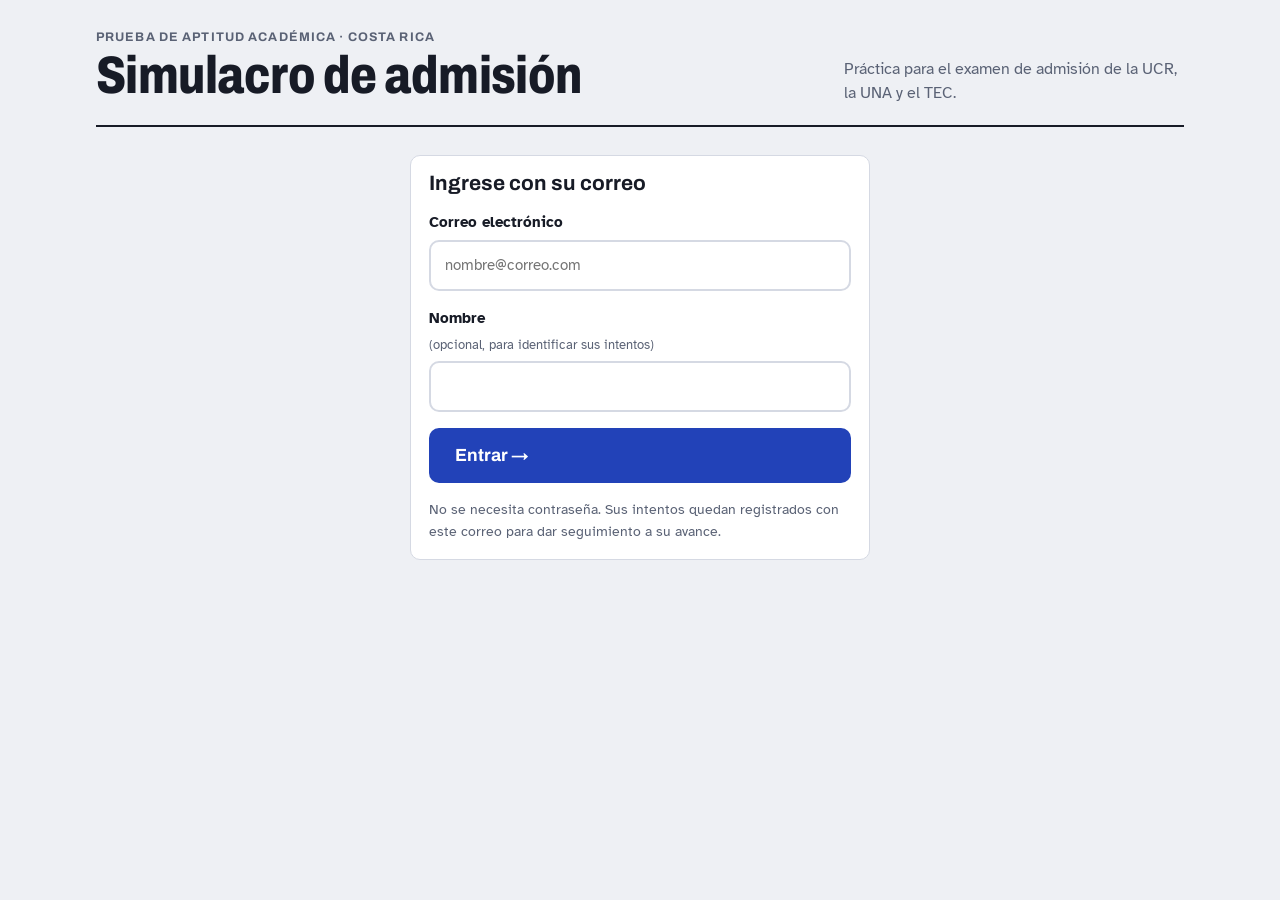
<file: index.html>
<!DOCTYPE html>
<html lang="es">
<head>
<meta charset="utf-8">
<meta name="viewport" content="width=device-width, initial-scale=1">
<title>Simulacro de admisión UCR, UNA y TEC</title>
<link rel="preconnect" href="https://fonts.googleapis.com">
<link rel="preconnect" href="https://fonts.gstatic.com" crossorigin>
<link href="https://fonts.googleapis.com/css2?family=Archivo:wdth,wght@75..125,400..800&family=Atkinson+Hyperlegible:ital,wght@0,400;0,700;1,400&display=swap" rel="stylesheet">
<style>
/* Idea de diseño: la hoja para respuestas. Papel, grafito y tinta azul de la firma;
   verde y rojo quedan reservados para el cronómetro y la corrección. Una columna de lectura + la hoja de burbujas. */
:root{
  --paper:#eef0f4; --surface:#ffffff; --surface-2:#f5f6f9; --ink:#171b26; --muted:#5a6275; --line:#d5d9e3;
  --blue:#2242b8; --blue-soft:#e3e8fb; --ok:#16794a; --ok-soft:#dff3e8; --over:#c0302b; --over-soft:#fbe4e2;
  --f-display:"Archivo","Arial Narrow",Arial,sans-serif; --f-body:"Atkinson Hyperlegible",Verdana,"Segoe UI",sans-serif;
  --r:10px;
}
@media (prefers-color-scheme: dark){
  :root:not([data-theme="light"]){
    --paper:#0f1219; --surface:#181c27; --surface-2:#1f2431; --ink:#e9ebf2; --muted:#9ba3b7; --line:#2d3446;
    --blue:#93a9ff; --blue-soft:#232c4d; --ok:#56d08d; --ok-soft:#16382a; --over:#ff7a72; --over-soft:#44201e;
    color-scheme:dark;
  }
}
:root[data-theme="dark"]{
  --paper:#0f1219; --surface:#181c27; --surface-2:#1f2431; --ink:#e9ebf2; --muted:#9ba3b7; --line:#2d3446;
  --blue:#93a9ff; --blue-soft:#232c4d; --ok:#56d08d; --ok-soft:#16382a; --over:#ff7a72; --over-soft:#44201e;
  color-scheme:dark;
}
*{box-sizing:border-box}
html,body{margin:0}
body{background:var(--paper);color:var(--ink);font-family:var(--f-body);font-size:17px;line-height:1.55;-webkit-text-size-adjust:100%}
button{font:inherit;color:inherit;cursor:pointer}
:focus-visible{outline:3px solid var(--blue);outline-offset:2px}
h1,h2,h3{font-family:var(--f-display);text-wrap:balance;margin:0;line-height:1.1}
.wrap{max-width:1120px;margin:0 auto;padding:20px 16px 56px}
.num{font-family:var(--f-display);font-variant-numeric:tabular-nums}
.muted{color:var(--muted)}
.eyebrow{font-family:var(--f-display);font-size:.78rem;font-weight:700;letter-spacing:.09em;text-transform:uppercase;color:var(--muted)}

/* ---------- inicio ---------- */
.mast{display:flex;flex-wrap:wrap;align-items:flex-end;justify-content:space-between;gap:12px 24px;padding:8px 0 20px;border-bottom:2px solid var(--ink)}
.mast h1{font-size:clamp(2rem,6vw,3.3rem);font-weight:800;font-stretch:80%;letter-spacing:-.01em}
.mast p{margin:0;max-width:34ch;color:var(--muted);font-size:.98rem}
.home{display:grid;gap:28px;grid-template-columns:minmax(0,1.5fr) minmax(0,1fr);margin-top:24px}
@media (max-width:820px){.home{grid-template-columns:1fr;gap:18px}.home aside{display:contents}.home aside .book{order:-1}.home aside>.panel:not(.book){order:1;margin-top:0}}
.step{display:grid;gap:10px;margin-bottom:26px}
.step h2{font-size:1.12rem;font-weight:700}
.step h2 b{display:inline-grid;place-items:center;width:1.6em;height:1.6em;border:2px solid var(--ink);border-radius:50%;margin-right:.45em;font-size:.82em}
.unis{display:grid;grid-template-columns:repeat(3,minmax(0,1fr));gap:10px}
@media (max-width:520px){.unis{grid-template-columns:1fr}}
.pick{display:grid;gap:2px;text-align:left;padding:12px 14px;background:var(--surface);border:2px solid var(--line);border-radius:var(--r)}
.pick strong{font-family:var(--f-display);font-size:1.5rem;font-weight:800;font-stretch:85%}
.pick span{font-size:.86rem;color:var(--muted);line-height:1.35}
.pick[aria-pressed="true"]{border-color:var(--blue);background:var(--blue-soft)}
.pick[aria-pressed="true"] strong{color:var(--blue)}
.modes{display:grid;gap:10px;grid-template-columns:repeat(2,minmax(0,1fr))}
@media (max-width:520px){.modes{grid-template-columns:1fr}}
.pick em{font-style:normal;font-weight:700;font-size:1.02rem}
.chips{display:flex;flex-wrap:wrap;gap:8px}
.chip{padding:6px 14px;border-radius:999px;border:1.5px solid var(--line);background:var(--surface);font-size:.92rem}
.chip[aria-pressed="true"]{background:var(--ink);color:var(--paper);border-color:var(--ink)}
.go{display:inline-flex;align-items:center;gap:.5em;padding:14px 26px;border:0;border-radius:var(--r);background:var(--blue);color:var(--surface);font-family:var(--f-display);font-weight:700;font-size:1.1rem}
.go:hover{filter:brightness(1.08)}
.ghost{padding:10px 18px;border:1.5px solid var(--line);border-radius:var(--r);background:var(--surface);font-weight:700}
.ghost:hover{border-color:var(--ink)}
.ghost[disabled]{opacity:.45;cursor:default}
.panel{background:var(--surface);border:1px solid var(--line);border-radius:var(--r);padding:16px 18px}
.panel h3{font-size:1rem;font-weight:700;margin-bottom:10px}
.panel + .panel{margin-top:14px}
.book{display:grid;gap:6px;text-decoration:none;color:var(--ink);border:2px solid var(--blue);background:var(--blue-soft)}
.book:hover{border-color:var(--ink)}
.book strong{font-family:var(--f-display);font-size:1.45rem;font-weight:800;line-height:1.1}
.book span:not(.eyebrow){font-size:.92rem;color:var(--muted)}
.book em{font-style:normal;font-weight:700;color:var(--blue);margin-top:4px}
a.dl{display:inline-flex;align-items:center;gap:.4em;color:var(--ink);text-decoration:none}
a.dl::before{content:"↓";font-weight:800}
.clock-demo{display:grid;gap:10px}
.clock-demo div{display:flex;gap:12px;align-items:center;font-size:.93rem;line-height:1.35}
.hist{list-style:none;margin:0;padding:0;display:grid;gap:6px;font-size:.92rem}
.hist li{display:flex;justify-content:space-between;gap:10px;padding:6px 0;border-bottom:1px dashed var(--line)}
.hist li:last-child{border:0}
.foot{margin-top:36px;padding-top:14px;border-top:1px solid var(--line);font-size:.8rem;color:var(--muted);max-width:80ch}

/* ---------- cronómetro ---------- */
.timer{display:inline-flex;align-items:center;gap:.5em;padding:4px 14px 4px 10px;border-radius:999px;font-family:var(--f-display);font-weight:700;font-variant-numeric:tabular-nums;font-size:1.25rem;background:var(--ok-soft);color:var(--ok);border:2px solid var(--ok);white-space:nowrap}
.timer::before{content:"";width:.6em;height:.6em;border-radius:50%;background:currentColor}
.timer.over{background:var(--over-soft);color:var(--over);border-color:var(--over)}
.timer.sm{font-size:.9rem;padding:1px 10px 1px 8px;border-width:1.5px}
.timer.off{background:var(--surface-2);color:var(--muted);border-color:var(--line)}

/* ---------- examen ---------- */
.bar{position:sticky;top:0;z-index:5;background:var(--paper);padding:10px 0;border-bottom:2px solid var(--ink);display:flex;flex-wrap:wrap;align-items:center;gap:8px 18px}
.bar .where{flex:1 1 auto;min-width:0}
.bar .where strong{font-family:var(--f-display);font-size:1.25rem;font-weight:800}
.bar .tot{font-size:.86rem;color:var(--muted);font-variant-numeric:tabular-nums;white-space:nowrap}
.bar .tot.over{color:var(--over);font-weight:700}
.fill{flex:1 0 100%;height:5px;background:var(--line);border-radius:3px;overflow:hidden}
.fill i{display:block;height:100%;width:0;background:var(--ok)}
.fill.over i{background:var(--over)}
.exam{display:grid;grid-template-columns:minmax(0,1fr) 300px;gap:26px;margin-top:20px;align-items:start}
@media (max-width:900px){.exam{grid-template-columns:1fr}}
.hint{margin:0 0 12px;padding:8px 12px;border-radius:8px;background:var(--over-soft);color:var(--over);font-weight:700;font-size:.93rem}
.q{background:var(--surface);border:1px solid var(--line);border-radius:var(--r);padding:22px clamp(16px,3vw,28px)}
.stem{font-size:1.08rem;max-width:68ch}
.stem blockquote{margin:12px 0;padding:12px 16px;background:var(--surface-2);border-left:4px solid var(--blue);border-radius:0 8px 8px 0}
.stem cite{display:block;text-align:right;font-style:normal;font-size:.85rem;color:var(--muted);margin-top:6px}
.stem .duo{display:grid;gap:12px;grid-template-columns:repeat(2,minmax(0,1fr))}
.stem .duo blockquote{margin:0}
@media (max-width:640px){.stem .duo{grid-template-columns:1fr}}
.duo{margin:12px 0}
.gap{display:inline-block;width:4.5em;border-bottom:2px solid var(--ink);margin:0 .2em;vertical-align:baseline}
.mth{font-family:var(--f-display);font-size:1.12rem;margin:10px 0;padding-left:8px;font-variant-numeric:tabular-nums}
.fr{display:inline-flex;flex-direction:column;text-align:center;vertical-align:middle;font-family:var(--f-display);line-height:1.25}
.fr i{font-style:normal;padding:0 .35em}
.fr i:first-child{border-bottom:1.5px solid currentColor}
.tri{font-family:var(--f-display);text-align:center;font-size:1.1rem;line-height:1.7;margin:10px 0;font-variant-numeric:tabular-nums}
.tb{border-collapse:collapse;margin:12px 0;font-size:.97rem}
.tb th,.tb td{border:1px solid var(--line);padding:5px 14px;text-align:left}
.tb td:last-child,.tb th:last-child{text-align:right;font-variant-numeric:tabular-nums}
.tb th{background:var(--surface-2)}
.opts{display:grid;gap:10px;margin-top:20px}
.opt{display:flex;align-items:center;gap:14px;text-align:left;padding:12px 14px;background:var(--surface);border:2px solid var(--line);border-radius:var(--r);min-height:56px}
.opt:hover:not([disabled]){border-color:var(--ink)}
.opt[disabled]{cursor:default}
.bub{flex:none;display:grid;place-items:center;width:34px;height:34px;border:2px solid var(--ink);border-radius:50%;font-family:var(--f-display);font-weight:700}
.opt.sel{border-color:var(--ink);background:var(--surface-2)}
.opt.sel .bub{background:var(--ink);color:var(--surface)}
.opt.right{border-color:var(--ok);background:var(--ok-soft)}
.opt.right .bub{background:var(--ok);border-color:var(--ok);color:var(--surface)}
.opt.wrong{border-color:var(--over);background:var(--over-soft)}
.opt.wrong .bub{background:var(--over);border-color:var(--over);color:var(--surface)}
.why{margin-top:16px;padding:12px 16px;border-radius:8px;background:var(--surface-2);border-left:4px solid var(--ok);font-size:.98rem}
.why.bad{border-left-color:var(--over)}
.src{margin-top:10px;font-size:.78rem;color:var(--muted)}
.nav{display:flex;justify-content:space-between;gap:10px;margin-top:18px;flex-wrap:wrap}
.nav .go{padding:12px 24px}

/* hoja para respuestas */
.sheet{background:var(--surface);border:1px solid var(--line);border-radius:var(--r);padding:14px;position:sticky;top:86px}
@media (max-width:900px){.sheet{position:static}}
.sheet summary{font-family:var(--f-display);font-weight:700;cursor:pointer;list-style:none;display:flex;justify-content:space-between;gap:8px;align-items:baseline}
.sheet summary::-webkit-details-marker{display:none}
.sheet summary span{font-family:var(--f-body);font-weight:400;font-size:.82rem;color:var(--muted)}
.rows{display:grid;grid-auto-flow:column;grid-template-rows:repeat(15,auto);gap:2px 8px;margin-top:12px}
.rows.short{grid-template-rows:repeat(8,auto)}
.row{display:flex;align-items:center;gap:3px;padding:2px 3px;border:0;background:none;border-radius:5px;font-size:.74rem}
.row:hover{background:var(--surface-2)}
.row b{width:1.6em;text-align:right;margin-right:2px;font-family:var(--f-display);font-variant-numeric:tabular-nums;font-weight:700}
.row i{width:13px;height:13px;border:1.5px solid var(--muted);border-radius:50%;flex:none}
.row i.on{background:var(--ink);border-color:var(--ink)}
.row.cur{background:var(--blue-soft);box-shadow:inset 0 0 0 1.5px var(--blue)}
.row.late b{color:var(--over)}
.sheet .end{width:100%;margin-top:14px}
.key{margin:10px 0 0;font-size:.76rem;color:var(--muted);line-height:1.4}

/* diálogo */
.veil{position:fixed;inset:0;background:rgba(10,12,20,.55);display:grid;place-items:center;padding:16px;z-index:20}
.dlg{background:var(--surface);border-radius:14px;padding:22px;max-width:420px;width:100%;display:grid;gap:14px}
.dlg h3{font-size:1.25rem}
.dlg p{margin:0}
.dlg div{display:flex;gap:10px;justify-content:flex-end;flex-wrap:wrap}

/* ---------- resultados ---------- */
.score{display:grid;grid-template-columns:auto minmax(0,1fr);gap:18px 32px;align-items:center;padding:22px 0;border-bottom:2px solid var(--ink)}
@media (max-width:640px){.score{grid-template-columns:1fr}}
.big{font-family:var(--f-display);font-weight:800;font-stretch:80%;font-size:clamp(3.4rem,13vw,6rem);line-height:.95;font-variant-numeric:tabular-nums}
.big small{font-size:.38em;color:var(--muted);font-weight:600}
.facts{display:grid;grid-template-columns:repeat(auto-fit,minmax(150px,1fr));gap:12px}
.fact{border-left:3px solid var(--line);padding-left:12px}
.fact b{display:block;font-family:var(--f-display);font-size:1.4rem;font-variant-numeric:tabular-nums}
.fact span{font-size:.85rem;color:var(--muted)}
.areas{display:grid;gap:12px;margin:22px 0}
.area{display:grid;grid-template-columns:110px minmax(0,1fr) auto;gap:12px;align-items:center;font-size:.95rem}
@media (max-width:520px){.area{grid-template-columns:1fr auto}.area .track{grid-column:1/-1;order:3}}
.track{height:12px;background:var(--line);border-radius:6px;overflow:hidden}
.track i{display:block;height:100%;background:var(--blue)}
.tools{display:flex;flex-wrap:wrap;gap:8px;align-items:center;margin:22px 0 12px}
.tools h2{font-size:1.25rem;margin-right:auto}
.rev{background:var(--surface);border:1px solid var(--line);border-radius:var(--r);margin-bottom:8px}
.rev summary{display:grid;grid-template-columns:2.2em 5.6em minmax(0,1fr) auto;gap:10px;align-items:center;padding:10px 14px;cursor:pointer;list-style:none;font-size:.94rem}
.rev summary::-webkit-details-marker{display:none}
@media (max-width:560px){.rev summary{grid-template-columns:2.2em minmax(0,1fr) auto}.rev summary .ar{display:none}}
.rev summary b{font-family:var(--f-display);font-variant-numeric:tabular-nums}
.tag{display:inline-block;padding:1px 9px;border-radius:999px;font-size:.8rem;font-weight:700}
.tag.ok{background:var(--ok-soft);color:var(--ok)}
.tag.no{background:var(--over-soft);color:var(--over)}
.tag.nil{background:var(--surface-2);color:var(--muted)}
.rev .body{padding:4px 18px 18px;border-top:1px solid var(--line)}
.rev .opts{margin-top:14px}
.rev .opt{min-height:0;padding:8px 12px}
.rev .bub{width:28px;height:28px;font-size:.9rem}
.empty{padding:18px;text-align:center;color:var(--muted)}
.actions{display:flex;flex-wrap:wrap;gap:10px;margin-top:24px}
.userbar{display:flex;justify-content:flex-end;gap:6px 14px;align-items:center;font-size:.88rem;color:var(--muted);padding-bottom:8px;flex-wrap:wrap}
.userbar span{overflow-wrap:anywhere}
.link{background:none;border:0;padding:0;color:var(--blue);font-weight:700;text-decoration:underline}
.login{max-width:460px;margin:28px auto 0;display:grid;gap:16px}
.field{display:grid;gap:5px;font-weight:700;font-size:.95rem}
.field input{font:inherit;font-weight:400;padding:12px 14px;border:2px solid var(--line);border-radius:var(--r);background:var(--surface);color:var(--ink);width:100%}
.field small{font-weight:400;color:var(--muted)}
.err{color:var(--over);font-weight:700;font-size:.9rem;margin:0}
.status{padding:10px 14px;border-radius:8px;background:var(--surface-2);border-left:4px solid var(--blue);font-size:.92rem;margin:16px 0;display:flex;flex-wrap:wrap;gap:8px 14px;align-items:center}
.status.warn{border-left-color:var(--over)}
.status input{font:inherit;padding:6px 10px;border:1.5px solid var(--line);border-radius:8px;background:var(--surface);color:var(--ink);min-width:0;flex:1 1 160px}
.people{display:grid;gap:8px}
.prow{display:grid;grid-template-columns:minmax(0,2.2fr) repeat(4,minmax(64px,1fr));gap:10px;align-items:center;text-align:left;padding:12px 14px;background:var(--surface);border:1px solid var(--line);border-radius:var(--r);font-size:.93rem;width:100%}
button.prow:hover{border-color:var(--ink)}
.prow.head{background:none;border:0;padding:0 14px;font-size:.76rem;color:var(--muted);font-weight:700;text-transform:uppercase;letter-spacing:.06em}
.prow strong{display:block;overflow-wrap:anywhere}
.prow small{color:var(--muted);overflow-wrap:anywhere}
.prow span b{display:none;font-weight:400;color:var(--muted)}
@media (max-width:640px){.prow{grid-template-columns:1fr 1fr}.prow>:first-child{grid-column:1/-1}.prow.head{display:none}.prow span b{display:inline}}
.spark{width:100%;max-width:560px;height:auto;display:block}
.miss{margin:0;padding:0;list-style:none;display:grid;gap:8px;font-size:.9rem}
.miss li{padding-bottom:8px;border-bottom:1px dashed var(--line)}
.miss li:last-child{border:0}
.rows{overflow-x:auto}
.lvl{display:inline-block;padding:2px 10px;border-radius:999px;font-size:.78rem;font-weight:700;margin-top:4px}
.lvl.l4{background:var(--ok-soft);color:var(--ok)}.lvl.l3{background:var(--blue-soft);color:var(--blue)}
.lvl.l2{background:var(--surface-2);color:var(--ink);border:1px solid var(--line)}.lvl.l1{background:var(--over-soft);color:var(--over)}
.diag{background:var(--surface);border:1px solid var(--line);border-left:5px solid var(--blue);border-radius:var(--r);padding:16px 18px;margin:18px 0}
.diag.l4{border-left-color:var(--ok)}.diag.l1{border-left-color:var(--over)}
.diag h2{font-size:1.25rem;margin:0 0 4px}
.diag p{margin:6px 0}
.diag ul{margin:10px 0;padding-left:1.2em;display:grid;gap:6px}
.diag .todo{background:var(--surface-2);border-radius:8px;padding:10px 12px;margin-top:10px}
.prow .line{display:block;font-size:.84rem;color:var(--muted);margin-top:2px}
.more>summary{cursor:pointer;font-weight:700;color:var(--blue);margin:22px 0 8px}
@media (prefers-reduced-motion:no-preference){.fill i{transition:width .25s linear}.opt,.pick,.chip{transition:border-color .12s,background .12s}}
</style>
</head>
<body>
<div class="wrap" id="app"></div>
<script>
/* ================= CONFIGURACIÓN =================
   admin: correo que abre el panel de administrador.
   sync:  dirección del registro central (Google Apps Script). Vacío = los intentos
          solo se guardan en el dispositivo donde se hicieron. */
var CONFIG = {
  admin: "rblancod11@gmail.com",
  sync: ""
};
</script>
<script>
// Ítems del Cuaderno de ejercicios para la PAA del TEC (2.ª ed., 2023), CC BY-NC-SA 4.0.
// u: T = TEC, P = PAA UCR/UNA, X = ambos. a: L lectura, G lógica, M matemática.
const B = [];
const add = (u, a, q, o, k, e, s) => B.push({ id: B.length + 1, u, a, q, o, k, e, s: s || '' });
const bq = (t, c) => `<blockquote>${t}${c ? `<cite>${c}</cite>` : ''}</blockquote>`;
const gap = '<span class="gap"></span>';
const fr = (n, d) => `<span class="fr"><i>${n}</i><i>${d}</i></span>`;
const TEC = 'tec';

/* ---------- TEC · lógica ---------- */
add('T','G',`Si mi prima es hija de la hermana de mi madre, ¿qué relación tiene conmigo la abuelita materna de la hija de mi prima?`,
['Tía','Prima','Madre','Abuela'],0,`La abuela materna de la hija de mi prima es la madre de mi prima, es decir, la hermana de mi madre: mi tía.`,TEC);
add('T','G',`Considere la siguiente secuencia:<p class="mth">${fr('1','n<sup>2</sup> + 1')} , ${fr('3','n<sup>4</sup> + 2')} , ${fr('5','n<sup>6</sup> + 3')} , …</p>¿Cuál es la expresión que continúa la secuencia?`,
[fr('7','n<sup>8</sup> + 3'),fr('6','n<sup>8</sup> + 3'),fr('7','n<sup>8</sup> + 4'),fr('7','n<sup>8</sup> + 5')],2,`El numerador sube de 2 en 2 (1, 3, 5, 7), el exponente de n sube de 2 en 2 (2, 4, 6, 8) y el sumando sube de 1 en 1 (1, 2, 3, 4).`,TEC);
add('T','G',`Considere las siguientes premisas:<br>Premisa 1: Todos los ciervos tienen cuernos.<br>Premisa 2: Algunos rumiantes son ciervos.<br>De las premisas anteriores se sigue que`,
['algunos ciervos no son rumiantes.','algunos rumiantes tienen cuernos.','todos los rumiantes tienen cuernos.','algunos rumiantes no tienen cuernos.'],1,`Los rumiantes que son ciervos tienen cuernos; sobre los demás rumiantes no se sabe nada.`,TEC);
add('T','G',`Considere la siguiente secuencia, donde n es un número entero positivo:<p class="mth">3n − 1, 3n + 2, 3n + x, 3n + 8, …</p>¿Cuál es el valor de x?`,
['3','4','5','6'],2,`Sin el 3n queda −1, 2, x, 8: cada término suma 3, así que x = 5.`,TEC);
add('T','G',`Considere las siguientes premisas:<br>Premisa 1: Si V lee, entonces L dibuja o J salta.<br>Premisa 2: Si L dibuja, entonces P no corre.<br>Premisa 3: L no dibuja y J no salta.<br>De las premisas anteriores se sigue que`,
['V lee.','P corre.','V no lee.','P no corre.'],2,`Como L no dibuja y J no salta, la premisa 1 obliga a que V no lea. Sobre P no se puede concluir nada.`,TEC);
add('T','G',`Se tienen tres lapiceros X, Y y Z: dos son verdes y uno es rojo; además, X y Y son de diferente color.<br>Considere las siguientes proposiciones:<br>A. Y es verde.<br>B. Z es verde.<br>C. X es verde.<br>De las anteriores, ¿cuáles se cumplen con certeza?`,
['Solo B','Solo C','B y C','A y B'],0,`Si X y Y son de distinto color, uno es rojo y el otro verde; el segundo verde tiene que ser Z.`,TEC);
add('T','G',`Considere las siguientes premisas:<br>Premisa 1: Toda conferencia es discurso.<br>Premisa 2: Algunas conferencias no son lecciones.<br>De las premisas anteriores se sigue que`,
['ninguna lección es discurso.','todas las lecciones son discursos.','algunos discursos no son lecciones.','todos los discursos son conferencias.'],2,`Las conferencias que no son lecciones son discursos; por tanto, hay discursos que no son lecciones.`,TEC);
add('T','G',`Analice el siguiente patrón:<div class="tri">1<br>1 &nbsp; 2<br>1 &nbsp; 3 &nbsp; 2<br>1 &nbsp; 4 &nbsp; 5 &nbsp; 2<br>1 &nbsp; 5 &nbsp; 9 &nbsp; 7 &nbsp; 2</div>Si se continúa con el mismo patrón, ¿en cuál fila la suma de sus números sobrepasa por primera vez 96?`,
['Sétima','Octava','Novena','Décima'],1,`Las sumas por fila se duplican: 1, 3, 6, 12, 24, 48, 96, 192. La sétima suma exactamente 96; la octava es la primera que lo sobrepasa.`,TEC);
add('T','G',`Considere la siguiente secuencia:<p class="mth">−1, 1, 0, 1, 1, 2, 3, 5, p</p>¿Cuál es el valor de p?`,
['5','6','7','8'],3,`Cada término es la suma de los dos anteriores: p = 3 + 5 = 8.`,TEC);
add('T','G',`Considere las siguientes premisas:<br>Premisa 1: Si A es un muchacho, entonces A es más joven que J.<br>Premisa 2: Si A no tiene 14 años, entonces A no es más joven que J.<br>Premisa 3: A no tiene 14 años.<br>De las premisas anteriores se sigue que`,
['A es menor que J.','J es menor que A.','J es un muchacho.','A no es un muchacho.'],3,`De 3 y 2: A no es más joven que J. Si A fuera un muchacho, sería más joven que J (premisa 1); entonces A no es un muchacho.`,TEC);
add('T','G',`Considere la siguiente secuencia:<p class="mth">1, 5, 14, 30, 55, …</p>¿Cuál es el sétimo término de esta secuencia?`,
['79','91','104','140'],3,`Se suman cuadrados consecutivos: +4, +9, +16, +25, +36, +49. Sexto término: 91; sétimo: 91 + 49 = 140.`,TEC);
add('T','G',`Considere las siguientes premisas:<br>Premisa 1: Todo C es S.<br>Premisa 2: Ningún E es T.<br>Premisa 3: Todo S es T.<br>De las anteriores se sigue que`,
['todo S es E.','todo C no es E.','algunos S son E.','algunos T son E.'],1,`Todo C es S y todo S es T, así que todo C es T. Como ningún E es T, ningún C es E.`,TEC);
add('T','G',`Considere las siguientes premisas:<br>Premisa 1: Todos los músicos coleccionan carteles.<br>Premisa 2: P no es músico y Q no colecciona carteles.<br>Considere las siguientes afirmaciones:<br>A. P no colecciona carteles.<br>B. Q no es músico.<br>C. P colecciona carteles.<br>De las anteriores, ¿cuáles se cumplen con certeza?`,
['Solo A','Solo B','A y B','B y C'],1,`Q no colecciona carteles, así que no puede ser músico. De P no se sabe: alguien que no es músico puede o no coleccionar carteles.`,TEC);
add('T','G',`Considere la siguiente secuencia de pares ordenados:<p class="mth">(1, 2), (3, 8), (7, 26), (b, 80), (31, a), (63, 728), …</p>¿Cuál es el valor de a + b?`,
['255','256','257','258'],2,`Primeros elementos: 2<sup>n</sup> − 1, entonces b = 15. Segundos: 3<sup>n</sup> − 1, entonces a = 242. Suma: 257.`,TEC);

/* ---------- TEC · matemática ---------- */
add('T','M',`¿Cuál es el último dígito del número 2545 · 5<sup>117</sup> + 1?`,
['0','1','5','6'],3,`Toda potencia de 5 termina en 5; 2545 · (…5) también termina en 5. Al sumar 1, termina en 6.`,TEC);
add('T','M',`Considere las siguientes equivalencias:<br>10 tazas de agua = 2000 ml<br>16 cucharadas de agua = 200 ml<br>¿Cuántas tazas se obtienen de 240 cucharadas de agua?`,
['15','24','30','48'],0,`Una taza son 200 ml, es decir, 16 cucharadas. 240 ÷ 16 = 15 tazas.`,TEC);
add('T','M',`Si k es un número natural, ¿cuáles expresiones representan dos números naturales impares consecutivos?`,
['2k − 1 y 2k','2k − 1 y 2k + 3','2k + 1 y 2k + 3','2k + 1 y 2k + 2'],2,`2k es par; 2k + 1 y 2k + 3 son impares y difieren en 2, así que son impares consecutivos.`,TEC);
add('T','M',`En el conjunto de los números reales se define la operación ⊙, que cumple las siguientes condiciones:<p class="mth">m ⊙ −1 = m &nbsp;&nbsp;&nbsp; 2 ⊙ −2 = 1</p>De acuerdo con lo anterior, ¿cuál es una posible fórmula para definir la operación ⊙?`,
['a ⊙ b = 2a + ab','a ⊙ b = a + b + 1','a ⊙ b = a − b − 3','a ⊙ b = a + 2b + 2'],1,`Con a + b + 1: m + (−1) + 1 = m y 2 + (−2) + 1 = 1. Las otras fórmulas fallan en alguna de las dos condiciones.`,TEC);
add('T','M',`Se requiere que n<sup>p</sup> siempre sea un número impar, con n y p naturales distintos de cero.<br>Considere las siguientes afirmaciones:<br>A. n tiene que ser un número par siempre que p sea impar.<br>B. n puede ser cualquier número natural siempre que p sea impar.<br>C. p tiene que ser un número impar y n debe ser un número impar.<br>D. p puede ser cualquier número natural siempre que n sea impar.<br>De las anteriores, ¿cuáles son verdaderas?`,
['Solo B','Solo C','C y D','A y B'],2,`Una potencia es impar justo cuando la base es impar, sin importar el exponente. Con base par el resultado siempre es par.`,TEC);
add('T','M',`¿Cuántos productos distintos se pueden obtener al multiplicar dos de los siguientes números: 3, 5, 6, 7 y 9 sin repetirlos?`,
['9','10','20','25'],1,`Hay 10 parejas posibles (5 · 4 ÷ 2) y los 10 productos son distintos.`,TEC);
add('T','M',`Después de hacer una encuesta en la población A, conformada por 425 mujeres y 325 hombres, se obtiene la siguiente información:<table class="tb"><tr><th>Tipo de población</th><th>Total</th></tr><tr><td>Niños en escuela</td><td>225</td></tr><tr><td>Jóvenes en el colegio</td><td>175</td></tr><tr><td>Adultos menores de 65 años</td><td>250</td></tr><tr><td>Adultos mayores de 65 años</td><td>100</td></tr></table>Considere las siguientes afirmaciones:<br>A. De cada 75 adultos mayores, 13 son mujeres.<br>B. Por cada 7 colegiales hay 9 escolares.<br>C. De cada 30 escolares, 13 son hombres.<br>De las afirmaciones anteriores, ¿cuáles se cumplen con certeza?`,
['Solo B','Solo C','A y B','B y C'],0,`175 ÷ 225 = 7 ÷ 9, así que B es cierta. A y C suponen que la proporción de hombres y mujeres es igual en cada subgrupo, y eso no se sabe.`,TEC);
add('T','M',`Una empresa dispone de tres contenedores con capacidad para 90 kg, 180 kg y 150 kg, respectivamente. En cada uno se colocan frijoles empacados en sacos con el mayor peso posible y con igual peso en los tres contenedores. ¿Cuántos kilogramos debe pesar cada saco de frijoles?`,
['15','30','45','90'],1,`Se busca el máximo común divisor de 90, 150 y 180, que es 30.`,TEC);
add('T','M',`Se sabe que el producto de dos números naturales A y B es S. ¿Cuál expresión representa A aumentado en 2 unidades multiplicado por B?`,
['S + 2','S + B','S + 2A','S + 2B'],3,`(A + 2) · B = A · B + 2B = S + 2B.`,TEC);
add('T','M',`Una fábrica de una zona industrial tiene tres timbres para la realización de diferentes procesos. Uno suena cada hora y cuarto, el segundo cada hora y veinte, el tercero cada hora y media. Si los tres suenan simultáneamente a las 10 de la mañana del domingo, ¿cuándo es la próxima vez que volverá a suceder?`,
['A las 10 de la noche del lunes','A las 10 de la noche del martes','A las 10 de la mañana del jueves','A las 10 de la mañana del miércoles'],1,`El mínimo común múltiplo de 75, 80 y 90 minutos es 3600 minutos = 60 horas. Domingo 10 a. m. + 60 h = martes 10 p. m.`,TEC);
add('T','M',`¿Cuántos diferentes ordenamientos de cuatro letras se pueden hacer con M, S, R, A, O de modo que cada uno comience en S y termine en A?`,
['9','10','20','25'],3,`El enunciado no prohíbe repetir letras: hay 5 opciones para la segunda posición y 5 para la tercera, 5 · 5 = 25.`,TEC);
add('T','M',`¿Cuántos números de cuatro cifras se pueden formar de manera que el dígito de las unidades sea 0 y los otros sean tres dígitos del 1 al 7, distintos entre sí?`,
['18','120','210','216'],2,`7 opciones para la primera cifra, 6 para la segunda y 5 para la tercera: 7 · 6 · 5 = 210.`,TEC);
add('T','M',`¿Cuántos números de tres cifras se pueden formar utilizando solamente el 1 y el 7?`,
['5','6','7','8'],3,`Cada una de las tres posiciones tiene 2 opciones: 2 · 2 · 2 = 8.`,TEC);
add('T','M',`Si hace 5 años la persona P tenía el cuádruplo de la edad de la persona Z y dentro de 5 años tendrá el doble de la edad de Z, ¿cuántos años tiene P?`,
['15','20','25','30'],2,`x − 5 = 4(y − 5) y x + 5 = 2(y + 5). De ahí y = 10 y x = 25.`,TEC);
add('T','M',`Para empacar cinco bolas se utilizan cilindros de 3 cm de radio y 30 cm de altura. Se puede afirmar con certeza que cada empaque contiene bolas que`,
['exceden los 3 cm de radio.','exceden los 6 cm de diámetro.','no exceden los 3 cm de radio.','no exceden los 3 cm de diámetro.'],2,`Para caber en el cilindro, ninguna bola puede tener más de 3 cm de radio. Podrían ser más pequeñas, pero no se sabe cuánto.`,TEC);

/* ---------- TEC · lectura ---------- */
add('T','L',`Considere el siguiente texto:${bq('Aunque parezca <u>paradójico</u>, los mensajes más cotidianos son los más difíciles de descifrar porque el hablante, dada la poca <u>trascendencia</u> del mensaje o la rapidez con que debe pensarlo, no tiene mucho tiempo para reflexionar sobre él.','(Madrigal, 2011)')}Según el texto, ¿cuáles palabras son equivalentes a “paradójico” y “trascendencia”?`,
['absurdo - importancia','controversial - eficacia','incomprensible - necesidad','cuestionable - consecuencia'],0,`“Trascendencia” alude a importancia; eficacia, necesidad y consecuencia no son sus sinónimos. La única pareja válida es absurdo - importancia.`,TEC);
add('T','L',`Considere el siguiente texto:${bq('La televisión nos tantaliza, quedamos como prendados de ella. Este efecto entre mágico y maléfico es obra, creo, del exceso de la luz que con su intensidad nos toma.','(Sábato, 2000)')}Según el texto, ¿cuál palabra resume el efecto de la televisión?`,
['Nociva','Ilusoria','Atractiva','Seductora'],3,`El texto describe un efecto que cautiva y atrapa; “seductora” reúne lo mágico y lo maléfico mejor que las otras opciones.`,TEC);
add('T','L',`Considere el siguiente texto:${bq(`En el momento de la fundación de la Roma Quadrata, el latín era una simple habla primitiva y ${gap} empleada por pastores, campesinos y forajidos soldados rudos; pero, conforme Roma comienza a lograr victoria tras victoria sobre otros pueblos, su idioma comienza a ${gap} por la misma Italia y fuera de sus fronteras.`,'(Quirós, 2000)')}Según el texto, ¿cuáles palabras completan el párrafo anterior con sentido lógico?`,
['antigua - dividirse','rústica - expandirse','exótica - distribuirse','arcaica - transmitirse'],1,`El habla de pastores y soldados es rústica, y con las victorias de Roma el idioma se expande.`,TEC);
add('T','L',`Considere el siguiente texto:${bq(`La diferencia entre mito y leyenda es imprecisa, ya que sus orígenes son ${gap}. En su lenguaje desempeñan un papel de particular relevancia la ${gap} y la alegoría; ya que describen figuras míticas, que generalmente son ${gap}.`,'(de la Torre, 2005)')}Según el texto, ¿cuáles palabras completan el párrafo anterior con sentido lógico?`,
['idénticos - poesía - insólitas','semejantes - metáfora - simbólicas','exactos - ambigüedad - metafísicas','relacionados - historia - imaginarias'],1,`Si la diferencia es imprecisa, los orígenes son semejantes (no idénticos); la metáfora acompaña a la alegoría y las figuras míticas son simbólicas.`,TEC);
add('T','L',`Considere el siguiente texto:${bq(`Al principio, en la isla de Nueva Guinea, donde hace unos 10.000 años se domesticó la caña de azúcar, la gente cogía las cañas y masticaba el tallo hasta sentir la ${gap} en la lengua. El azúcar era una especie de ${gap}, la cura de todos los males, y ocupaba un lugar destacado en los antiguos ${gap} de la isla.`,'(National Geographic, 2020)')}Según el texto, ¿cuáles palabras completan el párrafo anterior con sentido lógico?`,
['dulzura - elixir - mitos','delicia - bálsamo - ritos','melaza - jarabe - símbolos','suavidad - remedio - cuentos'],0,`“La cura de todos los males” define a un elixir; la sensación en la lengua es la dulzura.`,TEC);
add('T','L',`Considere el siguiente texto:${bq('Disculpen esta <u>impericia</u>, esta torpeza al escribir. Me atropello, nada va en orden. No soy escritor...','(Víquez, 1994)')}Según el texto, ¿cuál palabra es equivalente a “impericia”?`,
['Desorden','Accidente','Negligencia','Incompetencia'],3,`“No soy escritor” da la clave: impericia es falta de destreza, es decir, incompetencia para esa tarea.`,TEC);
add('T','L',`Considere el siguiente texto:${bq('El chiste es un dicho <u>breve</u>, <u>agudo</u> y <u>gracioso</u> que surge espontáneamente del pueblo; algunos investigadores y autores los recopilan para su publicación.','(de la Torre, 2005)')}Según el texto, ¿cuál palabra sintetiza los términos subrayados?`,
['Sagaz','Burlesco','Ingenioso','Perspicaz'],2,`Sagaz y perspicaz solo recogen lo agudo; burlesco solo lo gracioso. Ingenioso reúne las tres cualidades.`,TEC);
add('T','L',`Considere el siguiente texto:${bq('Machu Picchu es considerada, al mismo tiempo, una <u>obra maestra</u> de la arquitectura y la ingeniería. Sus peculiares características <u>arquitectónicas y paisajísticas</u>, y el velo de misterio que ha tejido a su alrededor buena parte de la literatura publicada sobre el sitio, lo han convertido en una de las siete maravillas del mundo moderno.','(Elaboración propia)')}Según el texto, ¿cuál opción sintetiza las características subrayadas?`,
['Sitio espiritual','Paraje histórico','Lugar legendario','Entorno monumental'],3,`Lo subrayado habla de la obra construida y de su paisaje: un entorno físico imponente, no de su historia ni de su leyenda.`,TEC);
add('T','L',`Considere el siguiente texto:${bq(`Los textos electrónicos presentan nuevas ${gap} y también nuevos retos que pueden tener gran impacto sobre las ${gap} que tiene el individuo de comprender lo que lee. La destreza en las nuevas competencias de Internet se convertirá en algo esencial para el futuro ${gap} de nuestros alumnos.`,'(Asociación Internacional de Lectura, 2001)')}Según el texto, ¿cuáles palabras completan el párrafo anterior con sentido lógico?`,
['acciones - estrategias - progreso','ayudas - capacidades - alfabetismo','dificultades - habilidades - desarrollo','preferencias - actitudes - aprendizaje'],1,`El primer espacio se contrapone a “retos”: ayudas. Lo que el individuo tiene para comprender son capacidades.`,TEC);
add('T','L',`Considere el siguiente texto:${bq('Ese texto, sin duda, por sus contenidos, por la manera en que está redactado, por su gran aporte histórico y demás características, promete tener gran <u>envergadura</u> para todos aquellos lectores que logren identificar toda su riqueza.','(Elaboración propia)')}Según el texto, ¿cuál palabra es equivalente a “envergadura”?`,
['Calidad','Sentido','Significado','Trascendencia'],3,`Por su aporte histórico y su riqueza, el texto promete alcance e importancia: trascendencia.`,TEC);
add('T','L',`Considere el siguiente texto:${bq('Actualmente, se desarrolla el vínculo entre seres orgánicos y la tecnología. Precisamente, la bioelectrónica aprovecha directamente el <u>prolífico</u> repertorio de sensores olfativos y el <u>sofisticado</u> sistema nervioso de los insectos para crear biorrobots.','(Hidalgo, 2020)')}Según el texto, ¿cuáles palabras se oponen a los términos subrayados?`,
['limitado - básico','amplio - elemental','reducido - complejo','insuficiente - artificial'],0,`Prolífico significa abundante (opuesto: limitado) y sofisticado significa complejo (opuesto: básico).`,TEC);
add('T','L',`Considere el siguiente texto:${bq('Los programas “divertidos” tienen mucho rating −y el rating es lo supremo−, no importa a costa de qué valor, ni quién lo financia. Son esos programas donde divertirse es degradar, o donde todo se banaliza. Como, si habiendo perdido la capacidad para la grandeza, nos conformáramos con una comedia de regular calidad.','(Sábato, 2000)')}Considere las siguientes afirmaciones:<br>A. Los programas culturales tienen poca popularidad.<br>B. Las personas seleccionan el programa según el nivel de audiencia.<br>C. La oferta tiende hacia la superficialidad y el entretenimiento.<br>De las anteriores, ¿cuáles se infieren del texto?`,
['Solo A','Solo C','A y B','B y C'],1,`El texto no habla de programas culturales ni de cómo elige el público. Sí dice que todo se banaliza en busca de diversión.`,TEC);
add('T','L',`Considere los siguientes textos:<div class="duo">${bq('<b>Texto 1</b><br>Es importante tener en cuenta que la empatía es una cualidad de la relación humana, sin la que nuestra mente no hubiera podido estructurarse saludablemente y aprendido a establecer relaciones con el mundo ni consigo misma en una cierta armonía y seguridad, ya que para que seamos capaces de dar sentido a nuestro propio mundo interno alguien ha tenido que hacerlo antes por nosotros.','(Artés, 2021)')}${bq('<b>Texto 2</b><br>La “empatía” es una habilidad adquirida que se relaciona con las condiciones socioculturales en las que nos criamos y las características estructurales y funcionales en donde transcurren nuestros procesos de socialización, incluyendo la formación escolar y las experiencias tempranas de nuestro “aprendizaje social”.','(Dehter, 2009)')}</div>Considere las siguientes afirmaciones acerca de la empatía:<br>A. Es necesaria para el bienestar del ser humano.<br>B. Es fundamental para el desarrollo mental.<br>C. Es una destreza aprendida con la convivencia.<br>De las anteriores, ¿cuáles se infieren de ambos textos?`,
['Solo A','Solo C','A y B','B y C'],0,`B solo aparece en el texto 1 y C solo en el texto 2. Que la empatía favorece el bienestar de las personas se desprende de los dos.`,TEC);
add('T','L',`Considere el siguiente texto:${bq('Los griegos desarrollaron una visión religiosa naturalista cimentada en los dioses del Olimpo, expresando sus creencias mediante la poesía y la música; cuando despertaron del mito y la fábula, cuestionaron el origen fantástico de sus conocimientos, surgiendo así la filosofía, que tiene, a partir de entonces, su origen en la razón humana y ya no más en las concepciones míticas.','(Martínez, 2016)')}Según el texto, la filosofía nace en Grecia debido a`,
['la fama que gozaban los grandes pensadores griegos.','al desarrollo del pensamiento libre propiciado por los griegos.','las condiciones culturales que favorecieron el pensamiento crítico.','las explicaciones mitológicas que fundamentaron el pensamiento crítico.'],2,`El texto describe un cambio cultural: de las creencias míticas al cuestionamiento basado en la razón. No menciona pensadores famosos ni “pensamiento libre”.`,TEC);
add('T','L',`Considere la siguiente información:<br>A. Cada persona tiene un único documento de identidad.<br>B. La papeleta presidencial presenta varios candidatos presidenciales.<br>C. Una persona con documento de identidad tiene la opción de elegir entre varios candidatos en la papeleta presidencial.<br><br>Los objetos anteriores se relacionan según las siguientes reglas:<br>La relación de un objeto con un objeto se simboliza: 1→1<br>La relación de un objeto con varios objetos se simboliza: 1→N<br>La relación de varios objetos con varios objetos se simboliza: N→N<br>La relación de varios objetos con un objeto se simboliza: N→1<br><br>¿Cómo se representa la relación de los objetos: persona → documento de identidad → papeleta presidencial?`,
['1→1→1','1→1→N','1→N→N','1→N→1'],1,`Una persona tiene un solo documento (1→1) y con ese documento puede elegir entre varios candidatos (1→N).`,TEC);
add('T','L',`Considere el siguiente texto:${bq('La palabra simpatía hace referencia a la puesta en común de dos individualidades en un intento de sintonizar emocionalmente, sin que por ello nadie deba hacer abstracción de lo que piensa o siente. Podemos afirmar que la simpatía tiene más que ver con la expresión subjetiva de sentimientos y pensamientos, mientras que la empatía busca la comprensión objetiva del mundo interno del otro.','(Artés, 2021)')}Según el texto, ¿en qué se basa la diferencia entre simpatía y empatía hacia otras personas?`,
['En el balance con las propias emociones.','En la experimentación de su mundo interior.','En el grado de entendimiento de su mundo interno.','En la identificación imparcial con sus sentimientos.'],2,`La simpatía sintoniza emocionalmente; la empatía, además, busca comprender el mundo interno del otro. La diferencia está en cuánto se entiende.`,TEC);
/* ================= Ítems nuevos (elaboración propia) ================= */
/* ---------- TEC · lectura (estilo cuaderno TEC) ---------- */
add('T','L',`Considere el siguiente texto:${bq('El informe fue redactado con tal <u>parquedad</u> que apenas ocupó media página, aunque no omitió ningún dato esencial.')}Según el texto, ¿cuál palabra es equivalente a “parquedad”?`,
['Descuido','Brevedad','Claridad','Lentitud'],1,`Ocupó apenas media página sin omitir lo esencial: se escribió con pocas palabras, es decir, con brevedad.`);
add('T','L',`Considere el siguiente texto:${bq('El orador ofreció un discurso <u>ameno</u> ante un público <u>escéptico</u> que había llegado con pocas expectativas.')}Según el texto, ¿cuáles palabras se oponen a los términos subrayados?`,
['tedioso - crédulo','breve - atento','alegre - desconfiado','confuso - numeroso'],0,`Ameno es entretenido (opuesto: tedioso) y escéptico es quien duda (opuesto: crédulo).`);
add('T','L',`Considere el siguiente texto:${bq(`Los manglares funcionan como una barrera ${gap} frente a las tormentas, pues sus raíces ${gap} la fuerza del oleaje antes de que alcance la costa.`)}Según el texto, ¿cuáles palabras completan el párrafo anterior con sentido lógico?`,
['frágil - aumentan','artificial - generan','natural - amortiguan','temporal - ignoran'],2,`Un manglar es parte de la naturaleza, y una barrera cumple su función si reduce (amortigua) la fuerza del oleaje.`);
add('T','L',`Considere el siguiente texto:${bq(`Aprender un idioma exige ${gap}: no basta con memorizar listas de palabras, sino que hay que ${gap} el idioma en situaciones reales hasta que su uso se vuelva ${gap}.`)}Según el texto, ¿cuáles palabras completan el párrafo anterior con sentido lógico?`,
['paciencia - evitar - difícil','talento - traducir - extraño','rapidez - olvidar - obligatorio','constancia - practicar - natural'],3,`“Hasta que” indica un proceso sostenido (constancia) de uso real (practicar) cuyo resultado es la soltura (natural).`);
add('T','L',`Considere el siguiente texto:${bq('El colibrí es un ave <u>diminuta</u>, <u>veloz</u> y <u>precisa</u> que puede mantenerse suspendida frente a una flor.')}Según el texto, ¿cuál palabra sintetiza los términos subrayados?`,
['Frágil','Ágil','Vistosa','Tímida'],1,`Pequeña, rápida y exacta en sus movimientos: la palabra que reúne las tres ideas es ágil.`);
add('T','L',`Considere el siguiente texto:${bq('Durante siglos, los mapas se dibujaron a partir de relatos de viajeros; quien nunca había salido de su ciudad podía, sin embargo, trazar costas lejanas. Con la llegada de las imágenes satelitales, el oficio dejó de depender de lo que otros contaban.')}Del texto anterior se puede inferir que los mapas antiguos`,
['dependían de testimonios indirectos.','eran copias exactas del territorio.','solo podían hacerlos los viajeros.','no se usaban para navegar.'],0,`Se dibujaban según lo que otros contaban; incluso quien no viajaba podía hacerlos.`);
add('T','L',`Considere el siguiente texto:${bq('El trueque fue una de las primeras formas de comercio: se cambiaba un bien por otro sin usar dinero. Su principal dificultad era encontrar a alguien que tuviera lo que uno buscaba y que, a la vez, quisiera lo que uno ofrecía.')}Considere las siguientes afirmaciones:<br>A. El trueque requería que coincidieran las necesidades de dos personas.<br>B. El dinero ya existía cuando surgió el trueque.<br>C. El trueque era un sistema sin dificultades.<br>De las anteriores, ¿cuáles se infieren del texto?`,
['Solo A','Solo B','A y B','B y C'],0,`El texto dice que la dificultad era hallar a alguien con la necesidad complementaria. No dice que el dinero existiera, y menciona una dificultad, así que C es falsa.`);
const T_LEER = `<div class="duo">${bq('<b>Texto 1</b><br>Leer en papel favorece la concentración: sin notificaciones ni enlaces, el lector avanza a su ritmo y recuerda mejor lo leído. Además, muchos lectores valoran el objeto mismo: subrayar, pasar las páginas, guardar el libro en un estante.')}${bq('<b>Texto 2</b><br>La lectura en pantalla ha puesto miles de títulos al alcance de cualquiera con un teléfono. Sin embargo, la misma pantalla que ofrece el libro ofrece también mensajes y videos, de modo que sostener la atención exige mayor esfuerzo.')}</div>`;
add('T','L',`Considere los siguientes textos:${T_LEER}De ambos textos se deduce que`,
['la lectura en papel es más barata.','el soporte de lectura influye en la atención del lector.','las pantallas impiden comprender lo leído.','los libros en papel desaparecerán.'],1,`El texto 1 dice que el papel favorece la concentración; el texto 2, que la pantalla exige más esfuerzo para sostener la atención.`);
add('T','L',`Considere los siguientes textos:${T_LEER}Considere las siguientes características:<br>A. Mayor acceso a títulos.<br>B. Menos distracciones.<br>C. Valor del libro como objeto.<br>De las anteriores, ¿cuáles se presentan en el texto 1 como ventajas de la lectura en papel?`,
['Solo A','Solo C','A y B','B y C'],3,`El texto 1 menciona la ausencia de notificaciones (B) y el gusto por el objeto (C). El acceso a muchos títulos es una ventaja de la pantalla, en el texto 2.`);
const T_EQUIPO = `<div class="duo">${bq('<b>Texto 1</b><br>El trabajo en equipo permite repartir las tareas según las habilidades de cada persona y llegar a soluciones que nadie habría encontrado por separado. Eso sí: requiere reuniones, acuerdos y tiempo para coordinarse.')}${bq('<b>Texto 2</b><br>Trabajar solo da libertad para organizar el propio tiempo y evita discusiones. Pero cuando el problema es grande, una sola persona difícilmente reúne todos los conocimientos necesarios para resolverlo.')}</div>`;
add('T','L',`Considere los siguientes textos:${T_EQUIPO}De ambos textos se deduce que el trabajo en equipo`,
['es siempre más rápido que el trabajo individual.','elimina los desacuerdos entre las personas.','resulta ventajoso ante problemas complejos.','es innecesario para quien organiza bien su tiempo.'],2,`El texto 1 dice que el equipo logra soluciones que nadie hallaría solo; el texto 2, que una sola persona no reúne todo el conocimiento para un problema grande.`);
add('T','L',`Considere los siguientes textos:${T_EQUIPO}¿Cuál es una característica mencionada solo en el texto 2?`,
['La necesidad de reuniones y acuerdos.','La libertad para organizar el propio tiempo.','El reparto de tareas según las habilidades.','Las soluciones que nadie hallaría por separado.'],1,`La libertad para organizar el tiempo aparece en el texto 2 como ventaja de trabajar solo. Las otras tres opciones vienen del texto 1.`);
add('T','L',`Considere las siguientes instrucciones para leer un código de franjas de colores, de izquierda a derecha:<br>A. Cada franja roja vale 5.<br>B. Cada franja azul vale 2.<br>C. Una franja negra no tiene valor propio, pero duplica el valor de la franja que tiene inmediatamente a su derecha.<br>D. El valor del código es la suma de los valores de sus franjas.<br><br>¿Cuál es el valor del código: negra, roja, azul, negra, azul?`,
['9','14','16','18'],2,`La primera negra duplica la roja (10); la azul vale 2; la segunda negra duplica la última azul (4). Total: 10 + 2 + 4 = 16.`);

/* ---------- PAA UCR/UNA · lectura ---------- */
add('P','L',`Un proverbio dice que el mar en calma nunca hizo marinero experto.<br><br>Según el proverbio, ¿qué carácter tienen las dificultades?`,
['Destructivo.','Formador.','Pasajero.','Inevitable.'],1,`Si la calma no forma al marinero, lo que lo forma es la dificultad.`);
add('P','L',`Quien llega a la cima no siempre es el más rápido, sino el que no dejó de caminar.<br><br>Según el texto anterior, ¿cuál característica permite alcanzar una meta?`,
['La velocidad.','La suerte.','La constancia.','La fuerza.'],2,`Llega “el que no dejó de caminar”: quien persiste.`);
add('P','L',`El rancho de paja es una construcción que algunos agricultores levantan junto a sus cultivos para resguardarse durante las semanas de cosecha.<br><br>De acuerdo con el texto anterior, ¿cuál es una idea implícita?`,
['El rancho de paja es la vivienda permanente de los agricultores.','Los agricultores ocupan el rancho de paja en época de cosecha.','Todos los agricultores construyen ranchos de paja.','El rancho de paja resiste cualquier clima.'],1,`Se levanta para resguardarse durante la cosecha: ese es el momento en que se usa. El texto dice “algunos”, no todos.`);
add('P','L',`Una pensadora sostenía que casi nadie ignora por incapacidad: ignoramos lo que no nos interesa averiguar.<br><br>Según esta pensadora, ¿cómo puede caracterizarse la ignorancia?`,
['Como inevitable.','Como hereditaria.','Como peligrosa.','Como elegida.'],3,`Si ignoramos lo que no nos interesa averiguar, la ignorancia depende de nuestra voluntad.`);
add('P','L',`Se dice que el río nunca pasa dos veces por el mismo lugar, pero quien no mira el cauce tropieza siempre con la misma piedra.<br><br>¿Cuál es una idea implícita en el texto anterior?`,
['Los errores se repiten cuando no se atiende a la experiencia.','Los ríos cambian de cauce cada año.','Tropezar es inevitable.','La experiencia siempre evita los errores.'],0,`Tropieza con la misma piedra “quien no mira”: el error se repite por falta de atención.`);
add('P','L',`Las abejas danzan para indicar dónde hay flores; los lobos aúllan para reunir a la manada; las luciérnagas emiten destellos para encontrar pareja. Las personas, por su parte, recurren sobre todo a la palabra. De una u otra forma, los seres vivos intercambian mensajes.<br><br>De acuerdo con lo anterior, ¿cuál es una idea implícita en el texto?`,
['La palabra comunica más que la danza de las abejas.','Solo los animales que emiten sonidos se comunican.','Ciertos comportamientos animales cumplen una función comunicativa.','Todo destello de luz transmite un mensaje.'],2,`Danzar, aullar y emitir destellos son conductas que sirven para transmitir mensajes. El texto no compara cantidades de información.`);
add('P','L',`Caminar a diario reduce la tensión y mejora la capacidad de concentración; incluso ayuda a conciliar el sueño. Sin embargo, no se ha comprobado que caminar tenga algún efecto sobre la memoria a largo plazo.<br><br>¿Cuál de las siguientes afirmaciones contradice el texto anterior?`,
['Caminar ayuda a relajarse.','Caminar puede beneficiar a quien duerme mal.','Caminar mejora todas las capacidades mentales.','Caminar favorece la atención.'],2,`El texto aclara que no se ha comprobado un efecto sobre la memoria a largo plazo; por eso no se puede decir “todas”.`);
add('P','L',`Donde hay diálogo no hacen falta vencedores ni vencidos, decía un viejo maestro.<br><br>Según este maestro, ¿cuál palabra describe, de manera resumida, el diálogo?`,
['Conciliador.','Competitivo.','Silencioso.','Persuasivo.'],0,`Si no hay vencedores ni vencidos, el diálogo acerca a las partes en lugar de enfrentarlas.`);
add('P','L',`Mirar el mapa es una cosa y emprender el viaje, otra, pues solo el viaje tiene consecuencias.<br><br>¿Cuál de las siguientes opciones presenta la idea del texto anterior con otras palabras?`,
['Planear y actuar son lo mismo.','Actuar compromete más que planear.','Mirar el mapa exige más esfuerzo que viajar.','Todo viaje requiere un mapa.'],1,`Solo el viaje (la acción) tiene consecuencias; mirar el mapa (planear) no compromete.`);
add('P','L',`A una persona hay que comprenderla por lo que piensa y también por lo que hace.<br><br>En resumen, ¿cómo es el ser humano según el texto?`,
['Racional y emotivo.','Único y cambiante.','Pensante y actuante.','Libre y responsable.'],2,`“Lo que piensa” y “lo que hace” corresponden a pensamiento y acción.`);
add('P','L',`Un equipo es más que la suma de sus jugadores. Tomando en cuenta la afirmación anterior, lea las siguientes proposiciones:<br>I. Un grupo de buenos músicos que nunca ha ensayado junto no suena necesariamente como una buena orquesta.<br>II. Para preparar un jugo de naranja solo se necesitan naranjas.<br>III. Un índice enumera los capítulos de un libro.<br><br>¿Cuál(es) de las proposiciones anteriores se adecúa(n) a la afirmación?`,
['Solo la I.','Solo la II.','Solo la I y la III.','Solo la II y la III.'],0,`En I, juntar buenas partes no basta: hace falta algo más para tener el todo. II y III describen conjuntos que son solo la suma de sus partes.`);
add('P','L',`La población de un país no se reparte de manera pareja: hay ciudades muy pobladas y regiones casi deshabitadas. A lo largo del tiempo, la disponibilidad de agua, la fertilidad de la tierra y las oportunidades de trabajo han llevado a las personas a trasladarse hacia donde les resulta más fácil vivir. Por eso, en las zonas áridas y en las altas montañas habita poca gente.<br><br>¿Cuál idea está implícita en el texto anterior?`,
['Las personas se trasladan únicamente por motivos de trabajo.','En las zonas poco pobladas resulta más difícil vivir.','Las ciudades siempre tienen tierras fértiles.','La población terminará por repartirse de manera pareja.'],1,`La gente se va hacia donde es más fácil vivir; si en un lugar habita poca gente es porque vivir allí cuesta más.`);
add('P','L',`Los habitantes de las tierras altas se llaman a sí mismos “gente de la niebla”, aunque los pueblos vecinos los conocen con un apodo que significa “los que hablan bajo”.<br><br>¿Cuál de las siguientes opciones se expresa, con certeza, en el texto anterior?`,
['Que los habitantes de las tierras altas hablan en voz baja.','Que los dos nombres significan lo mismo.','Que los habitantes de las tierras altas tienen un nombre propio para referirse a sí mismos.','Que los pueblos vecinos desprecian a los habitantes de las tierras altas.'],2,`El texto afirma que se llaman a sí mismos “gente de la niebla”. Que hablen bajo es solo lo que dice un apodo ajeno.`);
add('P','L',`Hay quienes aseguran percibir la presencia de alguien antes de verlo, como si existiera un sentido aún no explicado. En contraste, otras personas dudan incluso de lo que la ciencia ha medido con precisión, como las ondas de radio, solo porque no pueden verlo con sus propios ojos.<br><br>¿Cuál opción resume el texto anterior?`,
['Una prueba de que existen sentidos desconocidos.','Una crítica a los métodos de la ciencia.','Una explicación de cómo funcionan las ondas de radio.','Un contraste entre actitudes de confianza frente a lo que no se ve.'],3,`Unos confían en algo que no se ha explicado; otros desconfían de algo que sí se ha medido. El texto opone esas dos actitudes.`);
add('P','L',`Si las personas recordaran con exactitud todas las promesas que les han hecho, los vendedores deshonestos no podrían convencerlas con tanta facilidad.<br><br>¿Cuál es una idea implícita del texto anterior?`,
['Los vendedores siempre mienten.','Las personas que se dejan convencer con facilidad no recuerdan todo con exactitud.','Recordar promesas es imposible.','Quien tiene buena memoria nunca compra.'],1,`Si recordar con exactitud impediría el engaño, quienes son engañados no recuerdan con exactitud.`);
add('P','L',`Se empieza a ser adulto el día en que uno responde por sus propias decisiones.<br><br>Según el texto anterior, ¿cuál característica define la adultez?`,
['La edad suficiente.','La independencia económica.','La experiencia acumulada.','La responsabilidad.'],3,`“Responder por sus propias decisiones” es hacerse responsable de ellas.`);
add('P','L',`Cada vez que alguien comparte lo que sabe sin esperar nada a cambio, multiplica el conocimiento y mantiene viva la generosidad.<br><br>Con respecto a la generosidad, ¿cuál de las siguientes opciones se expresa en el texto anterior?`,
['Que siempre es recompensada.','Que depende del conocimiento.','Que es ajena al interés personal.','Que es escasa en la sociedad.'],2,`La generosidad se mantiene viva cuando se da “sin esperar nada a cambio”, es decir, sin interés propio.`);
add('P','L',`En la novela de otras épocas, la ciudad era la gran protagonista y los personajes apenas se asomaban a sus calles. En la novela actual, lo que domina es la vida interior de los personajes.<br><br>En la novela actual, ¿cómo se presenta la ciudad en relación con los personajes?`,
['La ciudad ha pasado a un segundo plano.','La ciudad ha desaparecido de la novela.','La ciudad ha sido idealizada.','La ciudad se ha vuelto protagonista.'],0,`Ahora domina la vida interior de los personajes; la ciudad perdió el protagonismo, pero el texto no dice que haya desaparecido.`);
add('P','L',`La ayuda humilla cuando se da desde arriba, como quien arroja una moneda; la cooperación, en cambio, se da entre iguales y supone reconocimiento mutuo.<br><br>Según el texto anterior, ¿qué se puede concluir, con certeza?`,
['Que la ayuda siempre humilla.','Que la cooperación es más frecuente que la ayuda.','Que quien ayuda desprecia a los demás.','Que la cooperación implica reconocer al otro.'],3,`El texto dice que la cooperación “supone reconocimiento mutuo”. La ayuda humilla solo “cuando se da desde arriba”, no siempre.`);
add('P','L',`La libertad es tan necesaria como el agua.<br><br>De acuerdo con el texto anterior, sin libertad, tener agua es`,
['inútil.','insuficiente.','peligroso.','imposible.'],1,`Si las dos son igual de necesarias, tener solo una no basta.`);
add('P','L',`El notable aumento de la conectividad en las últimas décadas ha transformado a las ciudades: en ellas, un número creciente de personas trabaja, estudia y compra sin salir de casa.<br><br>En resumen, ¿cómo pueden definirse las ciudades actuales según el texto?`,
['Como lugares aislados.','Como espacios de vida conectada.','Como centros industriales.','Como zonas despobladas.'],1,`Lo que las define en el texto es que cada vez más actividades se hacen por medio de la conectividad.`);
add('P','L',`Un comentarista suele restar valor al trabajo de tres directoras de cine. A la primera la llama anticuada, aunque sus películas rompieron con la forma de filmar de su época; a la segunda le reprocha hablar de todo el país, cuando ella aclara que solo retrata su barrio; y a la tercera la acusa de copiar a otros, sin presentar ninguna prueba.<br><br>¿Cuál de las siguientes opciones presenta una idea implícita del texto anterior?`,
['Las películas de la primera directora fueron innovadoras.','La segunda directora retrata la vida de todo el país.','La tercera directora copió el trabajo de otros.','El comentarista respalda sus críticas con pruebas.'],0,`Si sus películas “rompieron con la forma de filmar de su época”, fueron innovadoras. Las otras opciones contradicen el texto.`);
add('P','L',`La reseña de un libro ofrece una opinión, siempre personal, sobre el lugar que ocupa una obra en su época. No dice si la portada es atractiva o no; examina lo que el libro propone y cómo dialoga con su tiempo.<br><br>¿Cuál de las siguientes opciones no es una idea implícita del texto anterior?`,
['La reseña es subjetiva.','La reseña valora el diseño del libro.','La reseña se interesa por el contenido de la obra.','La reseña relaciona la obra con su contexto.'],1,`El texto dice expresamente que la reseña no juzga la portada. Las otras tres ideas sí se desprenden de él.`);
add('P','L',`Desde hace siglos, las comunidades costeras han usado algas para abonar la tierra. Hoy, extractos de esas algas forman parte de muchos fertilizantes industriales.<br><br>¿Cuál de las siguientes afirmaciones se concluye, con certeza, del texto anterior?`,
['Las algas son el mejor abono que existe.','Los fertilizantes industriales se elaboran solo con algas.','Componentes de las algas se usan en la industria actual de fertilizantes.','Las comunidades costeras ya no usan algas.'],2,`“Extractos de esas algas forman parte de muchos fertilizantes”: se usan componentes, en muchos (no todos) y no como único ingrediente.`);
add('P','L',`Entre las construcciones más admiradas del mundo antiguo están los faros. Según se cuenta, el gobernante que ordenaba levantar uno buscaba que los navegantes recordaran su nombre cada vez que vieran la luz.<br><br>Según la información anterior, ¿cuál razón motivaba al gobernante a construir un faro?`,
['Proteger a los navegantes.','Demostrar su riqueza.','Ser recordado.','Vigilar el mar.'],2,`El texto dice que buscaba que los navegantes recordaran su nombre.`);
add('P','L',`Las rocas pueden agruparse según su origen: ígneas, si provienen del magma; sedimentarias, si se forman por acumulación de materiales; y metamórficas, si resultan de la transformación de otras rocas.<br><br>¿Cuál es el tema principal del texto anterior?`,
['La composición de las rocas.','La utilidad de las rocas.','La antigüedad de las rocas.','La clasificación de las rocas.'],3,`El texto presenta tres grupos de rocas y el criterio para agruparlas: eso es una clasificación.`);
add('P','L',`Los antiguos constructores de puentes buscaban la solidez mediante el cálculo, cuidando el peso y la distribución de las cargas. Así levantaron acueductos que todavía hoy siguen en pie. Un camino o una muralla pudieron ser otras de sus obras.<br><br>¿Cuál es la idea implícita del texto anterior?`,
['Que el cálculo era un medio para lograr construcciones sólidas.','Que los acueductos son las obras más famosas de la Antigüedad.','Que los caminos y las murallas se construyeron después de los acueductos.','Que solo el cálculo garantiza la solidez de una obra.'],0,`Buscaban la solidez “mediante el cálculo”. El texto no dice que fuera el único medio ni establece un orden entre las obras.`);
add('P','L',`Según algunos astrónomos, la Luna se formó hace miles de millones de años a partir de los restos de un gran choque entre la Tierra y otro cuerpo celeste. Esta idea cobra fuerza al comparar las rocas lunares con las terrestres: su composición es muy parecida.<br><br>¿Cuál opción resume el texto anterior?`,
['Una descripción comprobada del origen de la Luna.','Una hipótesis sobre el origen de la Luna y un indicio que la respalda.','Una comparación entre los planetas del sistema solar.','Una hipótesis descartada sobre el origen de la Luna.'],1,`“Según algunos astrónomos” señala una hipótesis; el parecido de las rocas es el indicio que le da fuerza.`);
add('P','L',`Una enana marrón tiene casi la masa necesaria para brillar como el Sol. Si reuniera un poco más de materia, se encendería como una estrella común.<br><br>Según el texto, ¿cuál característica condicionaría que una enana marrón se encienda como estrella?`,
['La edad.','La forma.','La distancia.','La masa.'],3,`Le falta “un poco más de materia”: la condición es la masa.`);
add('P','L',`El faro se alza sobre el punto más alto del acantilado. Su lámpara es la primera luz que distinguen los barcos al acercarse y la última que pierden de vista al alejarse.<br><br>Lea las siguientes proposiciones:<br>I. El faro nunca se apaga.<br>II. El faro está ubicado en un lugar elevado.<br>III. Los barcos solo navegan de noche.<br><br>¿Cuál de las anteriores proposiciones contiene una idea inferida del texto?`,
['Solo la I.','Solo la II.','Solo la I y la II.','Solo la II y la III.'],1,`Está en el punto más alto del acantilado: un lugar elevado. Nada indica que nunca se apague ni que los barcos naveguen solo de noche.`);
add('P','L',`El bambú gigante puede alcanzar hasta treinta metros de altura.<br><br>Según el texto anterior, ¿cuál de las siguientes opciones presenta, con certeza, una idea implícita sobre el bambú gigante?`,
['Que mide treinta metros de altura.','Que nunca mide menos de treinta metros.','Que es la planta más alta que existe.','Que puede medir menos de treinta metros.'],3,`“Hasta treinta metros” fija un máximo: un bambú puede medir eso o menos.`);
add('P','L',`Una semilla liviana viaja lejos arrastrada por el viento, mientras que una semilla pesada cae cerca de la planta que la produjo.<br><br>¿Cuál de las siguientes opciones presenta una idea implícita del texto anterior?`,
['El peso de la semilla influye en la distancia a la que se dispersa.','Las semillas pesadas no germinan.','El viento daña las semillas.','Las semillas livianas son mejores que las pesadas.'],0,`La liviana llega lejos y la pesada queda cerca: la diferencia está en el peso.`);
add('P','L',`Las micorrizas son la unión de un hongo con las raíces de una planta: el hongo recibe azúcares y la planta absorbe mejor el agua. Ninguno de los dos pierde con el trato.<br><br>Según el texto, ¿cómo puede definirse la relación entre el hongo y la planta?`,
['Como competencia.','Como dependencia.','Como beneficio mutuo.','Como parasitismo.'],2,`Cada uno recibe algo y ninguno pierde.`);
add('P','L',`Se puede conocer un barrio mediante un censo que registre qué tipos de comercio hay y qué cantidad de cada uno.<br><br>De acuerdo con el texto, ¿cómo se conoce un barrio?`,
['Sabiendo cuáles y cuántos comercios tiene.','Sabiendo cuáles comercios tiene y dónde están.','Sabiendo cómo son y cuántos comercios tiene.','Sabiendo cuántos comercios tiene y para qué sirven.'],0,`“Qué tipos” responde a cuáles; “qué cantidad” responde a cuántos.`);
add('P','L',`Un fisiólogo pensaba que el sueño y el hambre seguían ritmos semejantes, pero negaba que el hambre fuera la causa del sueño.<br><br>Según este fisiólogo, ¿qué se concluye sobre el sueño?`,
['Que era provocado por el hambre.','Que provocaba el hambre.','Que era más importante que el hambre.','Que no era causado por el hambre.'],3,`Reconocía ritmos parecidos, pero negaba la relación de causa.`);
add('P','L',`El realismo sostiene que las cosas existen aunque nadie las perciba, mientras que el idealismo afirma que las cosas solo existen en tanto alguien las percibe.<br><br>Según el texto anterior, ¿qué se concluye sobre el realismo?`,
['Que contradice el idealismo.','Que complementa el idealismo.','Que ignora el idealismo.','Que demuestra el idealismo.'],0,`Una postura afirma lo que la otra niega: existen sin ser percibidas / solo existen si son percibidas.`);
add('P','L',`A menudo estamos tan ocupados planeando el mañana que olvidamos de dónde venimos. Sin embargo, nuestras raíces son las que explican lo que hoy somos.<br><br>¿Cuál opción reproduce una idea del texto anterior?`,
['Que el futuro no importa.','Que el pasado es más importante que el futuro.','Que planear es inútil.','Que el presente se entiende a partir del pasado.'],3,`Las raíces (el pasado) “explican lo que hoy somos” (el presente). El texto no compara la importancia del pasado y el futuro.`);
add('P','L',`La empatía consiste en reconocer lo que siente otra persona y responder teniéndolo en cuenta, sin dejar de lado lo que uno mismo necesita. Imagine la siguiente situación: Marco debe estudiar para un examen y su compañero Luis, que está triste por una mala nota, le pide conversar esa misma noche.<br><br>De acuerdo con la definición de empatía del texto, ¿cuál respuesta presenta a Marco como una persona empática?`,
['Marco le dice que no tiene tiempo para problemas ajenos.','Marco deja de estudiar, conversa toda la noche y reprueba el examen.','Marco le dice que entiende cómo se siente y le propone conversar media hora ahora y seguir mañana después del examen.','Marco finge escucharlo mientras repasa sus apuntes.'],2,`Es la única respuesta que reconoce lo que siente Luis y, a la vez, cuida lo que Marco necesita.`);
add('P','L',`Quien aprende a tocar guitarra pasa por un periodo de práctica en el que suele equivocarse muchas veces. Con el tiempo, logra tocar con soltura.<br><br>Analice las siguientes proposiciones:<br>I. Tocar guitarra con soltura no requiere práctica.<br>II. Durante la práctica se cometen errores.<br>III. Algunas personas aprenden más rápido que otras.<br><br>De las anteriores proposiciones, ¿cuál(es) hace(n) que el texto principal sea falso?`,
['Solo la I.','Solo la II.','Solo la III.','Solo la I y la III.'],0,`El texto afirma que se llega a la soltura tras un periodo de práctica; I lo niega. II coincide con el texto y III no lo contradice.`);
add('P','L',`En muchos oficios, la tecnología, lejos de aliviar la carga de trabajo, ha hecho que las jornadas se extiendan más allá del horario.<br><br>De acuerdo con lo anterior, ¿cuál de las siguientes afirmaciones reproduce lo expuesto en el texto?`,
['La tecnología eliminó los horarios.','La tecnología redujo el trabajo.','La tecnología mejoró los salarios.','La tecnología alargó las jornadas.'],3,`“Ha hecho que las jornadas se extiendan”: las alargó.`);

/* ---------- Lógica (PAA y TEC) ---------- */
add('X','G',`En una bodega hay dos sacos de semillas. El saco M solo tiene semillas de maíz y el saco F solo tiene semillas de frijol. Se pasan 20 semillas del saco M al saco F, se revuelve bien y luego se pasan 12 semillas del saco F al saco M.<br><br>¿Cuál de las siguientes afirmaciones sucedió con certeza?`,
['En el saco F no quedaron semillas de maíz.','En el saco M quedó una o más semillas de frijol.','En el saco F quedaron 8 o más semillas de maíz.','En el saco M quedaron solo semillas de maíz.'],2,`Entraron 20 semillas de maíz al saco F y salieron 12 semillas en total; aunque las 12 fueran de maíz, quedan 8.`);
add('X','G',`Un grupo de amigos busca una actividad en la que todos puedan participar. Se sabe que:<br>• A todos les gusta caminar y ninguno sabe nadar.<br>• Todos toleran el frío y a ninguno le gustan las alturas.<br>• Algunos saben cocinar y no quieren madrugar.<br><br>De acuerdo con lo anterior, ¿qué se puede concluir, con certeza?`,
['Todos pueden hacer una caminata por un bosque frío, pero no bucear.','Algunos pueden bucear y escalar.','Todos pueden escalar una pared alta, pero no caminar.','Algunos saben cocinar y todos quieren madrugar.'],0,`A todos les gusta caminar y toleran el frío; ninguno sabe nadar, así que bucear queda descartado.`);
add('X','G',`Cuatro ciclistas —Ana, Bruno, Carla y Diego— terminaron una competencia sin empates. Se sabe que:<br>• Ana llegó antes que Diego.<br>• Carla llegó antes que Bruno.<br>• Ana llegó antes que Bruno.<br><br>¿En qué posiciones pudo haber llegado Ana?`,
['Solo en la primera.','En la primera o la segunda.','En la segunda o la tercera.','En la primera o la tercera.'],1,`Diego y Bruno llegaron después de Ana, así que ella no pudo ser tercera ni cuarta. Fue primera, o segunda si Carla llegó antes.`);
add('X','G',`En una fila de cuatro casilleros, dos guardan libros, uno guarda zapatos y uno está vacío. El casillero vacío no está en ningún extremo de la fila.<br><br>¿Cuál de las siguientes opciones, con certeza, es verdadera?`,
['Los casilleros con libros están juntos.','El casillero con zapatos está en un extremo.','Un casillero con libros está junto al casillero vacío.','El casillero con zapatos está junto al casillero vacío.'],2,`El vacío tiene dos vecinos y solo hay un casillero con zapatos; uno de los vecinos, como mínimo, guarda libros.`);
add('X','G',`El reloj de la cocina y el de la sala marcan horas con 12 minutos de diferencia. La hora que marca el reloj de la sala tiene 4 minutos de diferencia con la hora oficial.<br><br>Cuando la hora oficial es 3:20 p. m., ¿qué hora es imposible que marque el reloj de la cocina?`,
['3:24 p. m.','3:04 p. m.','3:12 p. m.','3:36 p. m.'],0,`El de la sala marca 3:16 o 3:24. El de la cocina, 12 minutos más o menos: 3:04, 3:28, 3:12 o 3:36. Nunca 3:24.`);
add('X','G',`En una actividad, 12 niños reciben 2 frutas cada uno. En total se repartieron 13 bananos, 7 manzanas y 4 naranjas.<br><br>¿Cuál de las siguientes situaciones ocurrió con certeza?`,
['Uno o más niños recibieron dos manzanas.','Uno o más niños recibieron un banano y una naranja.','Uno o más niños recibieron una manzana y una naranja.','Uno o más niños recibieron dos bananos.'],3,`Hay 13 bananos y solo 12 niños: si cada niño recibiera a lo sumo un banano, sobraría uno.`);
add('X','G',`En cierta isla imaginaria, las sombrillas se usan como sillas, los libros como almohadas y las cucharas como llaves.<br><br>Si alguien quisiera imitar las costumbres de esa isla, ¿qué debería hacer?`,
['Sentarse en sombrillas, dormir sobre libros y abrir puertas con cucharas.','Leer sombrillas, sentarse en libros y comer con llaves.','Dormir sobre sillas, leer almohadas y abrir puertas con llaves.','Sentarse en cucharas, dormir sobre sombrillas y abrir puertas con libros.'],0,`Cada objeto toma la función del segundo: sombrilla → silla, libro → almohada, cuchara → llave.`);
add('X','G',`Considere las siguientes premisas:<br>Premisa 1: Todos los colibríes son aves.<br>Premisa 2: Algunos animales del jardín son colibríes.<br><br>De las premisas anteriores se sigue que`,
['todos los animales del jardín son aves.','algunos animales del jardín son aves.','ningún ave vive en el jardín.','algunas aves no son animales.'],1,`Los animales del jardín que son colibríes son aves. De los demás no se sabe nada.`);
add('X','G',`Considere las siguientes premisas:<br>Premisa 1: Si llueve, entonces Marta lleva paraguas o se queda en casa.<br>Premisa 2: Si Marta se queda en casa, entonces no va al cine.<br>Premisa 3: Marta no llevó paraguas y no se quedó en casa.<br><br>De las premisas anteriores se sigue que`,
['llovió.','Marta no fue al cine.','Marta fue al cine.','no llovió.'],3,`Si hubiera llovido, Marta habría llevado paraguas o se habría quedado en casa. No hizo ninguna de las dos cosas, así que no llovió. Sobre el cine no se puede concluir.`);
add('X','G',`Dos palabras se llaman “gemelas” si tienen la misma cantidad de letras. Por ejemplo, <i>casa</i> y <i>pelo</i> son gemelas.<br><br>Considere las siguientes afirmaciones:<br>I. Si P y Q son gemelas, y Q y R son gemelas, entonces P y R son gemelas.<br>II. Si dos palabras empiezan con la misma letra, entonces son gemelas.<br>III. Al sumar las cantidades de letras de dos palabras gemelas se obtiene un número par.<br><br>¿Cuáles de las afirmaciones anteriores son, con certeza, verdaderas?`,
['Solo la I.','Solo la II.','Solo la I y la III.','La I, la II y la III.'],2,`I: las tres tienen la misma cantidad de letras. III: n + n = 2n, siempre par. II falla: <i>sol</i> y <i>sombra</i> empiezan igual y no son gemelas.`);
add('X','G',`La única hermana del padre de Sofía tiene una hija llamada Elena.<br><br>¿Qué relación tiene con Sofía el abuelo materno de Elena?`,
['Es su tío.','Es su padre.','Es su primo.','Es su abuelo.'],3,`La madre de Elena es la tía paterna de Sofía. El padre de esa tía es también el padre del papá de Sofía: su abuelo.`);
add('X','G',`Tres cajas R, S y T contienen una ficha cada una: dos fichas son azules y una es blanca. Las fichas de R y T son de distinto color.<br><br>Considere las siguientes proposiciones:<br>I. La ficha de R es azul.<br>II. La ficha de S es azul.<br>III. La ficha de T es blanca.<br><br>De las anteriores, ¿cuáles se cumplen con certeza?`,
['Solo la I.','Solo la II.','Solo la I y la II.','Solo la II y la III.'],1,`Entre R y T hay una azul y una blanca; la otra ficha azul tiene que estar en S. No se sabe cuál de R y T es la blanca.`);
add('X','G',`Luis, Mario y Nora tienen cada uno una mascota distinta: un perro, un gato y un loro. Se sabe que Luis no tiene el perro y que Nora no tiene el perro ni el loro.<br><br>¿Quién tiene el loro?`,
['Luis.','Mario.','Nora.','No se puede determinar.'],0,`Nora tiene el gato. El perro no es de Luis ni de Nora: es de Mario. A Luis le queda el loro.`);
add('X','G',`Si anteayer fue jueves, ¿qué día será pasado mañana?`,
['Domingo.','Lunes.','Martes.','Miércoles.'],1,`Anteayer jueves → hoy es sábado → pasado mañana es lunes.`);
add('X','G',`Un reglamento establece: “Para obtener la licencia de conducir, toda persona debe aprobar una prueba práctica”.<br><br>¿Cuál de las siguientes afirmaciones, de ser cierta, mostraría que el reglamento no se cumple?`,
['Algunas personas reprueban la prueba práctica.','Hay personas que obtuvieron la licencia sin aprobar la prueba práctica.','Algunas personas aprueban la prueba práctica y no obtienen la licencia.','La prueba práctica es difícil.'],1,`El reglamento dice que aprobar la prueba es necesario para tener licencia. Solo lo incumple alguien con licencia y sin prueba aprobada.`);
add('X','G',`Solo los estudiantes que entregaron el proyecto pueden presentar el examen final. Karla presentó el examen final.<br><br>¿Cuál de las siguientes afirmaciones es, con certeza, verdadera?`,
['Karla aprobó el examen final.','Todos los que entregaron el proyecto presentaron el examen.','Karla obtuvo una buena nota en el proyecto.','Karla entregó el proyecto.'],3,`Entregar el proyecto es requisito para presentar el examen; si Karla lo presentó, cumplió el requisito.`);
add('X','G',`Se comparan las alturas de cinco edificios P, Q, R, S y T:<br>• P es más alto que Q.<br>• R es más bajo que Q.<br>• S es más alto que P.<br>• T es más alto que R, pero más bajo que Q.<br><br>Si se ordenan del más alto al más bajo, ¿cuál edificio queda en el lugar del medio?`,
['P','T','R','Q'],3,`El orden es S, P, Q, T, R. El tercero es Q.`);
add('X','G',`Considere las siguientes premisas:<br>Premisa 1: Ningún reptil tiene plumas.<br>Premisa 2: Todas las aves tienen plumas.<br><br>De las premisas anteriores se sigue que`,
['ningún ave es reptil.','algunos reptiles son aves.','todos los animales con plumas son aves.','algunas aves no tienen plumas.'],0,`Un ave tiene plumas y ningún reptil las tiene; entonces ningún ave puede ser reptil.`);
add('X','G',`Considere las siguientes premisas:<br>Premisa 1: Si un número termina en 0, entonces es divisible por 5.<br>Premisa 2: El número N no es divisible por 5.<br><br>De las premisas anteriores se sigue que`,
['N termina en 5.','N es impar.','N no termina en 0.','N termina en 0.'],2,`Si N terminara en 0, sería divisible por 5. Como no lo es, no termina en 0. N podría ser par, como 12.`);
add('X','G',`Se pesan tres cajas A, B y C. La caja A pesa más que la caja B. La caja C pesa menos que la caja A.<br><br>Considere las siguientes proposiciones:<br>I. C pesa más que B.<br>II. A es la caja más pesada.<br>III. B es la caja más liviana.<br><br>De las anteriores, ¿cuáles se cumplen con certeza?`,
['Solo la II.','Solo la I.','Solo la II y la III.','Solo la I y la III.'],0,`A pesa más que B y más que C. Entre B y C no hay información para saber cuál pesa menos.`);
add('X','G',`En una gaveta hay 10 medias negras y 10 medias blancas revueltas. Una persona saca medias sin mirar.<br><br>¿Cuántas medias debe sacar, como mínimo, para tener con certeza dos del mismo color?`,
['2','3','11','12'],1,`Con dos podrían salir una negra y una blanca; la tercera repite alguno de los dos colores.`);
add('X','G',`En una bolsa hay 6 bolas rojas, 5 verdes y 4 azules. Una persona saca bolas sin mirar.<br><br>¿Cuántas bolas debe sacar, como mínimo, para tener con certeza una bola de cada color?`,
['3','10','12','15'],2,`En el peor caso salen primero todas las rojas y todas las verdes (11 bolas); la número 12 tiene que ser azul.`);
add('X','G',`En una fila de luces, la luz 1 es roja, la 2 es verde, la 3 es azul, la 4 es roja, la 5 es verde, la 6 es azul, y así sucesivamente.<br><br>¿De qué color es la luz 100?`,
['Roja.','Verde.','Azul.','No se puede saber.'],0,`El ciclo se repite cada 3 luces. 100 = 3 · 33 + 1, así que la luz 100 tiene el color de la luz 1.`);
add('X','G',`¿Cuál de las siguientes opciones expresa lo contrario de la afirmación “Todos los estudiantes del grupo aprobaron”?`,
['Ningún estudiante del grupo aprobó.','Algunos estudiantes del grupo aprobaron.','Todos los estudiantes del grupo reprobaron.','Uno o más estudiantes del grupo no aprobaron.'],3,`Para que “todos aprobaron” sea falso basta con un estudiante que no haya aprobado.`);
add('X','G',`Cuatro amigas se sientan en una banca con cuatro puestos numerados del 1 al 4, de izquierda a derecha. Se sabe que:<br>• Uma está en el puesto 1.<br>• Rosa no está en ningún extremo.<br>• Tania está inmediatamente a la izquierda de Vera.<br><br>¿Quién está en el puesto 3?`,
['Rosa.','Vera.','Tania.','Uma.'],2,`Rosa debe ir en el puesto 2 o 3. Tania y Vera van juntas; si ocuparan 2 y 3, Rosa quedaría en un extremo. Entonces Rosa va en 2, Tania en 3 y Vera en 4.`);
add('X','G',`En un aula hay 25 estudiantes.<br><br>¿Cuál de las siguientes afirmaciones es, con certeza, verdadera?`,
['Hay un estudiante que cumple años en cada mes.','Dos o más estudiantes cumplen años el mismo día.','Ningún estudiante cumple años en febrero.','Tres o más estudiantes cumplen años en un mismo mes.'],3,`Si en cada mes cumplieran años a lo sumo 2 estudiantes, habría como máximo 24. Con 25, algún mes tiene 3 o más.`);
add('X','G',`Considere las siguientes premisas:<br>Premisa 1: Todos los ingenieros de la empresa hablan inglés.<br>Premisa 2: Algunos empleados de la empresa no hablan inglés.<br><br>De las premisas anteriores se sigue que`,
['algunos empleados de la empresa no son ingenieros.','ningún empleado de la empresa es ingeniero.','todos los que hablan inglés son ingenieros.','algunos ingenieros no hablan inglés.'],0,`Los empleados que no hablan inglés no pueden ser ingenieros, porque todos los ingenieros lo hablan.`);
add('X','G',`Una contraseña de tres letras usa las letras X, Y y Z, una vez cada una. Se sabe que la X no va en el primer lugar y que la Z va inmediatamente después de la Y.<br><br>¿Cuál es la contraseña?`,
['XYZ','YZX','ZXY','YXZ'],1,`El bloque YZ puede ir en los lugares 1-2 o 2-3. En 2-3 la X quedaría primera, lo cual no se permite. Queda YZX.`);

/* ---------- Matemática (PAA y TEC) ---------- */
add('X','M',`Un vuelo sale de la ciudad A el viernes a las 10:00 p. m., hora de A, y llega a la ciudad B el sábado a las 7:00 a. m., hora de B. La hora en B está 3 horas atrasada respecto a la de A.<br><br>¿Cuántas horas duró el vuelo?`,
['6','9','12','15'],2,`Las 7:00 a. m. en B son las 10:00 a. m. en A. Del viernes 10:00 p. m. al sábado 10:00 a. m. hay 12 horas.`);
add('X','M',`Un tanque tiene una fuga por la que cada hora pierde la tercera parte del agua que tenía al iniciar esa hora. En cierto momento el tanque tenía 810 litros.<br><br>¿Cuánta agua tendrá 3 horas después?`,
['240 litros','270 litros','360 litros','540 litros'],0,`Cada hora quedan dos tercios: 810 → 540 → 360 → 240.`);
add('X','M',`Un colegio reparte 90 estudiantes en equipos de 9 personas. En cada equipo hay más mujeres que hombres.<br><br>¿Cuál de las siguientes opciones es imposible que suceda?`,
['Que haya 40 hombres.','Que haya 50 mujeres.','Que haya más de 45 hombres.','Que haya más de 70 mujeres.'],2,`Son 10 equipos y en cada uno hay 5 o más mujeres y 4 o menos hombres. El máximo de hombres es 40.`);
add('X','M',`Sara y Tomás suben la misma escalera de 60 gradas. Sara sube 3 gradas con cada paso y tarda 2 segundos por paso. Tomás sube 2 gradas con cada paso y tarda 1 segundo por paso. Los dos empiezan al mismo tiempo.<br><br>¿Qué sucede, con certeza?`,
['Sara llega 10 segundos antes que Tomás.','Los dos llegan al mismo tiempo.','Tomás llega 5 segundos antes que Sara.','Tomás llega 10 segundos antes que Sara.'],3,`Sara: 20 pasos · 2 s = 40 s. Tomás: 30 pasos · 1 s = 30 s.`);
add('X','M',`A un taller asistieron 120 personas: 70 eran estudiantes y el resto, docentes. De los asistentes, 54 usaban anteojos, y dos quintas partes de los docentes usaban anteojos.<br><br>¿Cuántos estudiantes no usaban anteojos?`,
['34','36','50','66'],1,`Docentes: 50, de los cuales 20 usan anteojos. Estudiantes con anteojos: 54 − 20 = 34. Sin anteojos: 70 − 34 = 36.`);
add('X','M',`Para cubrir un piso se necesitan 240 baldosas pequeñas. Se decide usar baldosas grandes: cada 3 baldosas grandes cubren lo mismo que 8 pequeñas.<br><br>¿Cuántas baldosas grandes se necesitan?`,
['30','64','80','90'],3,`240 ÷ 8 = 30 grupos de pequeñas; cada grupo se cambia por 3 grandes: 30 · 3 = 90.`);
add('X','M',`Analice la siguiente secuencia y encuentre la ley que se da en ella:<p class="mth">2, 5, 10, 17, 26, …</p>¿Cuál es el número correspondiente a la posición 12?`,
['122','145','146','170'],1,`Cada término es el cuadrado de su posición más 1: 12² + 1 = 145.`);
add('X','M',`El peso de 3 melones es igual al peso de 4 piñas, y el peso de 2 piñas es igual al de 5 naranjas.<br><br>¿Cuántas naranjas se necesitan para tener el peso de 6 melones?`,
['10','15','16','20'],3,`6 melones = 8 piñas, y 8 piñas = 4 · 5 = 20 naranjas.`);
add('X','M',`Dos tanques iguales están vacíos. La llave A vierte 20 litros por minuto en el primer tanque y se abre a las 8:00 a. m. La llave B vierte 30 litros por minuto en el segundo tanque y se abre a las 8:30 a. m.<br><br>¿Qué hora era cuando ambos tanques tenían la misma cantidad de agua?`,
['9:00 a. m.','9:30 a. m.','10:00 a. m.','10:30 a. m.'],1,`A las 8:30 el primero lleva 600 litros de ventaja. B recupera 10 litros por minuto: 60 minutos después, a las 9:30.`);
add('X','M',`Analice la siguiente secuencia y encuentre la ley que se da en ella:<p class="mth">T<sub>1</sub> = 2<br>T<sub>2</sub> = T<sub>1</sub> + 2<br>T<sub>3</sub> = T<sub>2</sub> + 3<br>T<sub>4</sub> = T<sub>3</sub> + 4<br>T<sub>5</sub> = T<sub>4</sub> + 5</p>¿Cuál de las siguientes opciones representa una expresión equivalente a T<sub>15</sub>?`,
['T<sub>12</sub> + 40','T<sub>13</sub> + 28','T<sub>13</sub> + 29','T<sub>14</sub> + 14'],2,`T<sub>15</sub> = T<sub>14</sub> + 15 = (T<sub>13</sub> + 14) + 15 = T<sub>13</sub> + 29.`);
add('X','M',`Considere la siguiente secuencia de igualdades:<p class="mth">N<sub>1</sub> = 3 &nbsp; N<sub>2</sub> = 3 &nbsp; N<sub>3</sub> = 6 &nbsp; N<sub>4</sub> = 6 &nbsp; N<sub>5</sub> = 9 &nbsp; N<sub>6</sub> = 9</p>Si se continúa la secuencia, ¿a cuánto equivale N<sub>85</sub>?`,
['126','129','132','255'],1,`Los términos van en parejas. La posición 85 pertenece a la pareja 43 (posiciones 85 y 86), y su valor es 3 · 43 = 129.`);
add('X','M',`En una galaxia hay dos planetas, X y Y. Cada año del planeta X dura 90 días terrestres y cada año del planeta Y dura 150 días terrestres.<br><br>¿Qué cantidad de años de X tiene un habitante que tiene 12 años de Y?`,
['7','12','18','20'],3,`12 años de Y son 12 · 150 = 1800 días terrestres. 1800 ÷ 90 = 20 años de X.`);
add('X','M',`Un entrenador tenía 20 000 colones para comprar balones y conos. Compró 3 balones para cada uno de sus 5 equipos. La cantidad de conos que compró fue el doble de la cantidad de balones. Cada balón le costó 900 colones y cada cono, 150 colones.<br><br>¿Cuál expresión permite obtener la cantidad de colones que le sobraron?`,
['20 000 − 15 · 900 − 30 · 150','20 000 − 30 · 900 − 15 · 150','20 000 − 15 · 900 + 30 · 150','20 000 − 8 · 900 − 16 · 150'],0,`Balones: 3 · 5 = 15, a 900 cada uno. Conos: 30, a 150 cada uno. Ambos gastos se restan del total.`);
add('X','M',`Una calculadora dañada triplica cada número que se ingresa antes de hacer la operación. Por ejemplo, al ingresar 2 + 5 calcula 6 + 15.<br><br>¿En cuál operación el resultado de la calculadora dañada es siempre 9 veces el resultado correcto?`,
['En la suma.','En la resta.','En la multiplicación.','En la división.'],2,`(3a) · (3b) = 9ab. En la suma y la resta el resultado se triplica, y en la división queda igual.`);
add('X','M',`En el país M una bicicleta cuesta 4000 soles. En el país N la misma bicicleta cuesta 9000 lunas. Se sabe que 3 lunas equivalen a 1 sol.<br><br>¿Cuánto dinero ahorra una persona del país M si compra la bicicleta en el país N?`,
['500 soles','1000 soles','3000 soles','5000 soles'],1,`9000 lunas ÷ 3 = 3000 soles. Ahorro: 4000 − 3000 = 1000 soles.`);
add('X','M',`Un club recibe cada mes dos grupos de socios nuevos: uno de 9 personas y otro de 5 personas. Los socios nuevos son distintos cada mes.<br><br>¿Cuál es el mínimo número de meses que debe transcurrir para que la cantidad total de socios nuevos sea divisible por 4?`,
['2','3','4','7'],0,`Cada mes entran 14 socios. 14 no es divisible por 4, pero 28 sí: bastan 2 meses.`);
add('X','M',`Camila reparte todo el contenido de una jarra llena de jugo en 3 vasos.<br><br>¿Cuál de las siguientes opciones es imposible que suceda?`,
['Los tres vasos reciben la misma cantidad de jugo.','Un vaso recibe la mitad del jugo, otro la tercera parte y otro la sexta parte.','Dos vasos reciben la cuarta parte del jugo cada uno y el otro recibe la mitad.','Un vaso recibe la mitad del jugo, otro la cuarta parte y otro la quinta parte.'],3,`1/2 + 1/4 + 1/5 = 19/20: no suma la jarra completa. Las otras tres reparticiones suman exactamente 1.`);
add('X','M',`Una hormiga camina 20 cm por minuto sobre una regla larga, sin detenerse. Parte de la marca P: primero camina 60 cm hacia la derecha, luego 100 cm hacia la izquierda y después 80 cm hacia la derecha.<br><br>¿Dónde está la hormiga 10 minutos después de haber salido?`,
['40 cm a la izquierda de P.','En la marca P.','20 cm a la derecha de P.','40 cm a la derecha de P.'],1,`En 10 minutos recorre 200 cm: 60 a la derecha, 100 a la izquierda y 40 del último tramo. 60 − 100 + 40 = 0.`);
add('X','M',`Un bus sale de la terminal con cierta cantidad de pasajeros. En la primera parada baja la tercera parte de los pasajeros y suben 4. En la segunda parada baja la mitad de los pasajeros que iban en ese momento y suben 3, con lo cual quedan 20 pasajeros.<br><br>¿Cuántos pasajeros salieron de la terminal?`,
['30','36','42','45'],3,`Hacia atrás: antes de subir 3 había 17, que era la mitad de 34. Antes de subir 4 había 30, que eran dos tercios de 45.`);
add('X','M',`Un medicamento se aplica cada 45 días. La primera dosis se aplicó un lunes.<br><br>¿Qué día de la semana se aplica la cuarta dosis?`,
['Lunes.','Martes.','Miércoles.','Jueves.'],2,`La cuarta dosis llega 3 · 45 = 135 días después. 135 = 7 · 19 + 2: dos días después del lunes.`);
add('X','M',`La nota final de un curso es exactamente el promedio de dos exámenes. Diana obtuvo en el segundo examen 12 puntos más que en el primero.<br><br>¿Cuál de las siguientes opciones se deduce, con certeza?`,
['La nota final es 6 puntos mayor que la del primer examen.','La nota final es mayor que la del segundo examen.','La nota final es 12 puntos mayor que la del primer examen.','La nota final es igual a la del primer examen.'],0,`El promedio de x y x + 12 es x + 6.`);
add('X','M',`Para numerar las páginas de un folleto, empezando con 1 en la primera página, se usaron 252 dígitos en total.<br><br>¿Cuántas páginas tiene el folleto?`,
['120','126','189','252'],0,`Páginas 1 a 9: 9 dígitos. Páginas 10 a 99: 180 dígitos. Quedan 63 dígitos, que alcanzan para 21 páginas de tres cifras: 99 + 21 = 120.`);
add('X','M',`Un reloj digital marca las 6:38.<br><br>¿Cuántos minutos faltan para la primera vez que la suma de los dígitos de la hora y los minutos sea 20?`,
['11','20','21','30'],2,`Con la hora 6, los minutos deben sumar 14: eso ocurre por primera vez a las 6:59, 21 minutos después.`);
add('X','M',`Se llama SD de un número entero positivo a la suma de sus dígitos; por ejemplo, SD(47) = 4 + 7 = 11. Considere que x es un número de dos dígitos y que z es un número de tres dígitos.<br><br>¿Cuál de las siguientes afirmaciones es imposible?`,
['SD(x) = 19','SD(x) = 18','SD(z) = 1','SD(x) = SD(z)'],0,`Con dos dígitos la suma máxima es 9 + 9 = 18. Las demás son posibles: 99, 100, y por ejemplo x = 11 con z = 110.`);
add('X','M',`En una campaña de lectura, por cada libro leído un estudiante gana 150 puntos, y por cada 400 puntos recibe una insignia. Al final del año, Pablo recibió exactamente 6 insignias y no le sobraron puntos.<br><br>¿Cuántos libros leyó Pablo?`,
['16','18','24','32'],0,`6 insignias son 2400 puntos. 2400 ÷ 150 = 16 libros.`);
add('X','M',`Irene no recuerda los dos últimos dígitos de un código. Lo que recuerda es que esos dos dígitos suman 9 y que el primero de ellos es mayor que el segundo.<br><br>¿Cuántas posibilidades tiene Irene para completar el código?`,
['4','5','9','10'],1,`Las parejas son 9-0, 8-1, 7-2, 6-3 y 5-4.`);
add('X','M',`Considere que a y b son números enteros positivos y que K = a · b + a.<br><br>¿Cuál de las siguientes afirmaciones, con certeza, es verdadera?`,
['Si a es impar, entonces K es impar.','Si b es impar, entonces K es par.','Si a y b son pares, entonces K es impar.','Si b es par, entonces K es par.'],1,`K = a · (b + 1). Si b es impar, b + 1 es par y el producto también.`);
add('X','M',`Un perro persigue a un conejo que está 12 metros adelante. El perro avanza 5 metros cada segundo y el conejo, 3 metros cada segundo. Ambos corren en la misma dirección.<br><br>¿Cuál es la distancia entre el perro y el conejo después de 4 segundos?`,
['0 metros','2 metros','3 metros','4 metros'],3,`El perro acorta 2 metros cada segundo: en 4 segundos acorta 8. Quedan 12 − 8 = 4 metros.`);

</script>
<script>
(function(){
'use strict';
var LIMIT = 146000;            // 2 min 26 s por ítem (1 h 50 min ÷ 45)
var TOTAL = 110 * 60000;       // 1 h 50 min
var AREA = { L: 'Lectura', G: 'Lógica', M: 'Matemática' };
var UNI = {
  ucr: { name: 'UCR', full: 'Universidad de Costa Rica', bank: 'P', mix: { L: 21, G: 12, M: 12 }, blurb: 'PAA: razonamiento en contextos verbales y matemáticos.' },
  una: { name: 'UNA', full: 'Universidad Nacional', bank: 'P', mix: { L: 21, G: 12, M: 12 }, blurb: 'Aplica la misma PAA que la UCR.' },
  tec: { name: 'TEC', full: 'Instituto Tecnológico de Costa Rica', bank: 'T', mix: { L: 17, G: 14, M: 14 }, blurb: 'PAA del TEC: razonamiento matemático y verbal.' }
};
var byId = {}; B.forEach(function (it) { byId[it.id] = it; });
var app = document.getElementById('app');
var PDF = 'impreso/cuadernillo-simulacro-admision.pdf';   // cuadernillo imprimible
function pdfLink(cls,txt){return '<a class="'+cls+'" href="'+PDF+'" download="cuadernillo-simulacro-admision.pdf" target="_blank" rel="noopener">'+txt+'</a>';}
var ADMIN = String(CONFIG.admin || '').trim().toLowerCase(), SYNC = String(CONFIG.sync || '').trim();
var S = { view: 'login', user: null, uni: 'ucr', mode: 'sim', area: 'all', exam: null, filter: 'all', ask: false };
var A = { rows: [], src: 'local', msg: '', sel: null };   // panel de administrador
var loginErr = '', syncing = false;
var enterAt = Date.now(), ticker = null;

function esc(s){return String(s).replace(/[&<>"]/g,function(c){return {'&':'&amp;','<':'&lt;','>':'&gt;','"':'&quot;'}[c];});}
function shuffle(a){a=a.slice();for(var i=a.length-1;i>0;i--){var j=Math.floor(Math.random()*(i+1));var t=a[i];a[i]=a[j];a[j]=t;}return a;}
function fmt(ms){var s=Math.floor(ms/1000),m=Math.floor(s/60);s=s%60;return m+':'+(s<10?'0':'')+s;}
function fmtLong(ms){var s=Math.floor(ms/1000),h=Math.floor(s/3600),m=Math.floor(s%3600/60);s=s%60;return h+':'+(m<10?'0':'')+m+':'+(s<10?'0':'')+s;}
function pool(uni,a){var k=UNI[uni].bank;return B.filter(function(it){return (it.u===k||it.u==='X')&&it.a===a;});}
function lsGet(k,d){try{var v=localStorage.getItem(k);return v==null?d:JSON.parse(v);}catch(e){return d;}}
function lsSet(k,v){try{localStorage.setItem(k,JSON.stringify(v));}catch(e){}}
function recs(){var a=lsGet('paa-registros',[]);return Array.isArray(a)?a:[];}
function saveRecs(a){lsSet('paa-registros',a.slice(-500));}
function uid(){return Date.now().toString(36)+Math.random().toString(36).slice(2,8);}
function isAdmin(){return !!S.user&&S.user.email===ADMIN;}
function pct(r){return Math.round(100*r.ok/r.n);}
function when(d){var t=new Date(d);return isNaN(t)?'':t.toLocaleString('es-CR',{day:'numeric',month:'short',hour:'2-digit',minute:'2-digit'});}
function plain(h){return String(h).replace(/<[^>]+>/g,' ').replace(/&nbsp;/g,' ').replace(/\s+/g,' ').trim();}
/* Envía al registro central los intentos que aún no se han enviado. */
function sync(){
  if(!SYNC||syncing)return;
  var p=recs().filter(function(r){return !r.s;});if(!p.length)return;
  syncing=true;
  (function next(i){
    if(i>=p.length){syncing=false;return;}
    fetch(SYNC,{method:'POST',headers:{'Content-Type':'text/plain;charset=utf-8'},body:JSON.stringify({action:'save',rec:p[i]})})
      .then(function(r){return r.json();})
      .then(function(j){if(j&&j.ok){var all=recs();all.forEach(function(r){if(r.id===p[i].id)r.s=1;});saveRecs(all);}next(i+1);})
      .catch(function(){syncing=false;});
  })(0);
}
function loadAdmin(){
  A.rows=recs();A.msg='';
  if(!SYNC){A.src='local';render();return;}
  var key=lsGet('paa-clave','');
  if(!key){A.src='needkey';render();return;}
  A.src='loading';render();
  fetch(SYNC+'?action=list&key='+encodeURIComponent(key)).then(function(r){return r.json();}).then(function(j){
    if(!j||!j.ok){A.src='needkey';A.msg='La clave no coincide con la del registro central.';lsSet('paa-clave','');}
    else{var seen={};A.rows=(j.rows||[]).concat(recs()).filter(function(r){if(!r||!r.id||seen[r.id])return false;seen[r.id]=1;return true;});A.src='central';}
    render();
  }).catch(function(){A.src='error';render();});
}
function csv(){
  var q=function(v){return '"'+String(v==null?'':v).replace(/"/g,'""')+'"';};
  var out=[['fecha','correo','nombre','universidad','modo','correctas','total','porcentaje','segundos','items_en_rojo','sin_contestar'].join(',')];
  A.rows.forEach(function(r){out.push([q(r.d),q(r.email),q(r.name),q(r.uni),q(r.mode==='sim'?'simulacro':'practica'),r.ok,r.n,pct(r),Math.round(r.ms/1000),r.late,r.blank].join(','));});
  try{var a=document.createElement('a');a.href=URL.createObjectURL(new Blob(['\ufeff'+out.join('\r\n')],{type:'text/csv'}));a.download='registros-simulacro.csv';document.body.appendChild(a);a.click();a.remove();}catch(e){}
}

/* Cuántas veces ha visto esta persona cada ítem y en qué intento lo vio por última vez. */
function seen(){
  var em=S.user?S.user.email:'',cnt={},last={};
  recs().filter(function(r){return r.email===em;}).sort(function(x,y){return x.d<y.d?-1:1;}).forEach(function(r,k){
    (r.items||[]).forEach(function(t){cnt[t[0]]=(cnt[t[0]]||0)+1;last[t[0]]=k;});});
  return {cnt:cnt,last:last};
}
/* Toma n ítems del grupo: primero los nunca vistos, luego los vistos hace más tiempo; al azar entre iguales. */
function pick(list,n,sn){
  return shuffle(list).sort(function(x,y){
    var a=sn.cnt[x.id]||0,b=sn.cnt[y.id]||0;if(a!==b)return a-b;
    return (sn.last[x.id]||0)-(sn.last[y.id]||0);
  }).slice(0,n).map(function(it){return it.id;});
}
function build(){
  var ids=[],sn=seen();
  if(S.mode==='sim'){
    var mix=UNI[S.uni].mix;
    ['L','G','M'].forEach(function(a){ids=ids.concat(pick(pool(S.uni,a),mix[a],sn));});
  }else{
    var areas=S.area==='all'?['L','G','M']:[S.area], per=S.area==='all'?5:15;
    areas.forEach(function(a){ids=ids.concat(pick(pool(S.uni,a),per,sn));});
  }
  ids=shuffle(ids);
  /* El orden de las opciones también cambia en cada intento: perm[i][posición] = opción original. */
  S.exam={uni:S.uni,mode:S.mode,ids:ids,ans:ids.map(function(){return -1;}),times:ids.map(function(){return 0;}),perm:ids.map(function(){return shuffle([0,1,2,3]);}),i:0,done:false};
  S.view='exam';S.ask=false;enterAt=Date.now();
}
function perm(i){var x=S.exam;return (x.perm&&x.perm[i])||[0,1,2,3];}
function letter(i,o){return o<0?'':'ABCD'[perm(i).indexOf(o)];}   // letra con la que se mostró la opción o en el ítem i
function frozen(i){var x=S.exam;return x.mode==='prac'&&x.ans[i]>=0;}
function commit(){var x=S.exam;if(!x||x.done)return;if(!frozen(x.i))x.times[x.i]+=Date.now()-enterAt;enterAt=Date.now();}
function curTime(){var x=S.exam;return x.times[x.i]+(frozen(x.i)?0:Date.now()-enterAt);}
function totTime(){var x=S.exam,t=0;for(var i=0;i<x.times.length;i++)t+=x.times[i];return t+(frozen(x.i)?0:Date.now()-enterAt);}
function goTo(i){var x=S.exam;if(i<0||i>=x.ids.length)return;commit();x.i=i;enterAt=Date.now();render();window.scrollTo(0,0);}
function finish(){
  commit();var x=S.exam;x.done=true;S.view='result';S.ask=false;S.filter='all';
  var r=summary();
  var all=recs();
  all.push({id:uid(),email:S.user.email,name:S.user.name||'',d:new Date().toISOString(),uni:x.uni,mode:x.mode,ok:r.ok,n:x.ids.length,ms:r.ms,late:r.late,blank:r.blank,areas:r.area,
    items:x.ids.map(function(id,i){return [id,x.ans[i],Math.round(x.times[i]/1000)];})});
  saveRecs(all);sync();
  render();window.scrollTo(0,0);
}
function summary(){
  var x=S.exam,r={ok:0,blank:0,ms:0,late:0,area:{L:[0,0,0],G:[0,0,0],M:[0,0,0]}};
  x.ids.forEach(function(id,i){var it=byId[id],a=r.area[it.a];a[1]++;a[2]+=x.times[i];r.ms+=x.times[i];
    if(x.ans[i]===it.k){r.ok++;a[0]++;}if(x.ans[i]<0)r.blank++;if(x.times[i]>LIMIT)r.late++;});
  return r;
}

/* ---------- vistas ---------- */
function vHome(){
  var h=recs().filter(function(r){return r.email===S.user.email;}).reverse().slice(0,8),u=UNI[S.uni];
  var unis=Object.keys(UNI).map(function(k){var v=UNI[k];return '<button class="pick" data-act="uni" data-v="'+k+'" aria-pressed="'+(S.uni===k)+'"><strong>'+v.name+'</strong><span>'+v.full+'. '+v.blurb+'</span></button>';}).join('');
  var mix=u.mix;
  var chips=[['all','Las tres áreas'],['L','Lectura'],['G','Lógica'],['M','Matemática']].map(function(c){return '<button class="chip" data-act="area" data-v="'+c[0]+'" aria-pressed="'+(S.area===c[0])+'">'+c[1]+'</button>';}).join('');
  var hist=h.length?h.map(function(r){var d=new Date(r.d);return '<li><span>'+UNI[r.uni].name+' · '+(r.mode==='sim'?'Simulacro':'Práctica')+' · '+d.toLocaleDateString('es-CR',{day:'numeric',month:'short'})+'</span><span class="num"><b>'+r.ok+'/'+r.n+'</b> · '+fmtLong(r.ms)+'</span></li>';}).join(''):'<li class="muted">Todavía no tiene intentos guardados en este dispositivo.</li>';
  return userbar()+'<header class="mast"><div><div class="eyebrow">Prueba de Aptitud Académica · Costa Rica</div><h1>Simulacro de admisión</h1></div><p>Practique con ítems de lectura, lógica y matemática, con el ritmo de tiempo del examen real.</p></header>'+
  '<div class="home"><main>'+
    '<section class="step"><h2><b>1</b>Elija la universidad</h2><div class="unis">'+unis+'</div></section>'+
    '<section class="step"><h2><b>2</b>Elija cómo practicar</h2><div class="modes">'+
      '<button class="pick" data-act="mode" data-v="sim" aria-pressed="'+(S.mode==='sim')+'"><em>Simulacro completo</em><span>45 ítems: '+mix.L+' de lectura, '+mix.G+' de lógica y '+mix.M+' de matemática. Las respuestas se revisan al final.</span></button>'+
      '<button class="pick" data-act="mode" data-v="prac" aria-pressed="'+(S.mode==='prac')+'"><em>Práctica corta</em><span>15 ítems. Al marcar una opción se muestra la respuesta correcta y la explicación.</span></button>'+
    '</div>'+(S.mode==='prac'?'<div class="chips" role="group" aria-label="Área de la práctica corta">'+chips+'</div>':'')+'</section>'+
    '<section class="step"><h2><b>3</b>Empiece</h2><div><button class="go" data-act="start">Empezar '+(S.mode==='sim'?'el simulacro':'la práctica')+' de la '+u.name+' →</button></div><p class="muted" style="margin:0;font-size:.9rem">El cronómetro arranca solo al abrir cada ítem. Tenga a mano lápiz y papel; no se usa calculadora.</p></section>'+
  '</main><aside>'+
    '<a class="panel book" href="'+PDF+'" download="cuadernillo-simulacro-admision.pdf" target="_blank" rel="noopener" aria-label="Descargar el cuadernillo de práctica en PDF">'+
      '<span class="eyebrow">Versión para imprimir · PDF</span><strong>Cuadernillo de práctica</strong>'+
      '<span>Las tres pruebas (UCR, UNA y TEC) con hoja de respuestas y solucionario.</span><em>↓ Tocar para descargar</em></a>'+
    '<div class="panel"><h3>Cómo funciona el cronómetro</h3><div class="clock-demo">'+
      '<div><span class="timer">1:48</span><span>Verde durante los primeros 2 min 26 s de cada ítem. Es el ritmo para terminar 45 ítems en 1 h 50 min.</span></div>'+
      '<div><span class="timer over">2:53</span><span>Rojo cuando se pasa de ese tiempo. Sigue contando hasta que usted pase al siguiente ítem.</span></div>'+
    '</div><p class="key">El tiempo de cada ítem queda registrado y aparece en los resultados.</p></div>'+
    '<div class="panel"><h3>Mis últimos intentos</h3><ul class="hist">'+hist+'</ul></div>'+
  '</aside></div>';
}

function userbar(){
  return '<div class="userbar"><span>Sesión: <b>'+esc(S.user.name||S.user.email)+'</b>'+(S.user.name?' · '+esc(S.user.email):'')+'</span>'+
    (isAdmin()?'<button class="link" data-act="admin">Panel de registros</button>':'')+'<button class="link" data-act="logout">Salir</button></div>';
}
function vLogin(){
  return '<header class="mast"><div><div class="eyebrow">Prueba de Aptitud Académica · Costa Rica</div><h1>Simulacro de admisión</h1></div><p>Práctica para el examen de admisión de la UCR, la UNA y el TEC.</p></header>'+
  '<form class="login panel" id="login" novalidate><h2 style="font-size:1.3rem">Ingrese con su correo</h2>'+
    '<label class="field" for="f-email">Correo electrónico<input id="f-email" type="email" inputmode="email" autocomplete="email" autocapitalize="off" placeholder="nombre@correo.com"></label>'+
    '<label class="field" for="f-name">Nombre <small>(opcional, para identificar sus intentos)</small><input id="f-name" type="text" autocomplete="name"></label>'+
    (loginErr?'<p class="err">'+loginErr+'</p>':'')+
    '<button class="go" type="submit">Entrar →</button>'+
    '<p class="muted" style="margin:0;font-size:.88rem">No se necesita contraseña. Sus intentos quedan registrados con este correo para dar seguimiento a su avance.</p></form>';
}
function people(){
  var m={},out=[];
  A.rows.forEach(function(r){var k=String(r.email||'').toLowerCase();if(!k)return;(m[k]=m[k]||[]).push(r);});
  Object.keys(m).forEach(function(k){var a=m[k].sort(function(x,y){return x.d<y.d?-1:1;}),sum=0,best=0,ms=0,n=0,name='';
    a.forEach(function(r){var p=pct(r);sum+=p;if(p>best)best=p;ms+=r.ms;n+=r.n;if(r.name)name=r.name;});
    out.push({email:k,name:name,list:a,avg:Math.round(sum/a.length),best:best,per:ms/n,last:a[a.length-1]});});
  return out.sort(function(x,y){return x.last.d<y.last.d?1:-1;});
}
function adminStatus(){
  if(A.src==='central')return '<div class="status">Registro central conectado. Se muestran los intentos de todos los dispositivos.</div>';
  if(A.src==='loading')return '<div class="status">Consultando el registro central…</div>';
  if(A.src==='error')return '<div class="status warn">No se pudo consultar el registro central. Revise la conexión a internet y pulse Actualizar. Mientras tanto se muestran los intentos de este dispositivo.</div>';
  if(A.src==='needkey')return '<div class="status warn"><span>'+(A.msg||'Escriba la clave de administrador del registro central.')+'</span><input id="f-key" type="password" aria-label="Clave de administrador" placeholder="Clave de administrador"><button class="ghost" data-act="key">Conectar</button></div>';
  return '<div class="status warn">Registro local: solo aparecen los intentos hechos en este dispositivo. Para ver los de otros dispositivos hay que conectar el registro central (vea el archivo de instrucciones).</div>';
}
function spark(list){
  var W=560,H=150,n=list.length,pts=list.map(function(r,i){return [40+(n>1?i*(W-60)/(n-1):(W-60)/2),20+(100-pct(r))*1.1];});
  var grid=[0,50,100].map(function(v){var y=20+(100-v)*1.1;return '<line x1="40" x2="'+(W-10)+'" y1="'+y+'" y2="'+y+'" stroke="var(--line)"/><text x="34" y="'+(y+4)+'" text-anchor="end" font-size="11" fill="var(--muted)">'+v+'</text>';}).join('');
  var dots=pts.map(function(p,i){return '<circle cx="'+p[0]+'" cy="'+p[1]+'" r="'+(i===n-1?6:3.5)+'" fill="var(--blue)"/>';}).join('');
  var last=pts[n-1];
  return '<svg class="spark" viewBox="0 0 '+W+' '+H+'" role="img" aria-label="Porcentaje de aciertos en cada intento">'+grid+
    '<polyline fill="none" stroke="var(--blue)" stroke-width="2.5" points="'+pts.map(function(p){return p[0]+','+p[1];}).join(' ')+'"/>'+dots+
    '<text x="'+Math.min(last[0],W-30)+'" y="'+(last[1]-12)+'" text-anchor="middle" font-size="13" font-weight="700" fill="var(--ink)">'+pct(list[n-1])+' %</text></svg>';
}
/* Lectura sencilla del avance de una persona. Reglas fijas (no es una evaluación oficial):
   nivel general 80/65/50 %, por área fuerte >= 75 %, aceptable 55-74 %, debe mejorar < 55 %. */
var LV=[[80,4,'Muy buen nivel'],[65,3,'Buen nivel'],[50,2,'Nivel intermedio'],[0,1,'Nivel bajo']];
function yJoin(a){return a.length<2?a.join(''):a.slice(0,-1).join(', ')+' y '+a[a.length-1];}
function level(v){for(var i=0;i<LV.length;i++)if(v>=LV[i][0])return {n:LV[i][1],t:LV[i][2]};}
function diagnose(p){
  var rec=p.list.slice(-3),ok=0,n=0,ms=0,blank=0,ar={L:[0,0,0],G:[0,0,0],M:[0,0,0]};
  rec.forEach(function(r){ok+=r.ok;n+=r.n;ms+=r.ms;blank+=r.blank||0;
    if(r.areas)['L','G','M'].forEach(function(a){var v=r.areas[a]||[0,0,0];ar[a][0]+=v[0];ar[a][1]+=v[1];ar[a][2]+=v[2];});});
  var g=n?Math.round(100*ok/n):0,lv=level(g),per=n?ms/n:0,strong=[],mid=[],weak=[],pts=[];
  ['L','G','M'].forEach(function(a){var v=ar[a];if(!v[1])return;var q=Math.round(100*v[0]/v[1]),e={a:a,name:AREA[a].toLowerCase(),q:q};
    (q>=75?strong:q>=55?mid:weak).push(e);});
  weak.sort(function(x,y){return x.q-y.q;});
  var list=function(a){return yJoin(a.map(function(e){return e.name+' ('+e.q+' %)';}));};
  var head=[ '', 'Le está costando: necesita estudiar más.', 'Va a medio camino: hay que reforzar varias cosas.', 'Va bien, con espacio para mejorar.', 'Va muy bien: tiene buena preparación para la prueba.'][lv.n];
  var sub='Acierta '+g+' de cada 100 ítems en '+(rec.length>1?'sus últimos '+rec.length+' intentos':'su único intento')+'.';
  if(strong.length)pts.push('Es fuerte en '+list(strong)+'.');
  if(mid.length)pts.push('Va aceptable en '+list(mid)+'; todavía puede subir.');
  if(weak.length)pts.push('Tiene que mejorar en '+list(weak)+'.');
  if(p.list.length>=2){var f=pct(p.list[0]),l=pct(p.list[p.list.length-1]),d=l-f;
    if(d>=5)pts.push('Viene mejorando: pasó de '+f+' % en el primer intento a '+l+' % en el último.');
    else if(d<=-5)pts.push('Ha bajado: pasó de '+f+' % en el primer intento a '+l+' % en el último. Conviene preguntarle qué pasó.');
    else pts.push('Se mantiene parecido entre intentos (de '+f+' % a '+l+' %).');}
  var slow=per>LIMIT,rush=per<40000&&g<65;
  if(slow)pts.push('Le falta ritmo: tarda '+fmt(per)+' por ítem y la meta es '+fmt(LIMIT)+'. Con ese ritmo no terminaría la prueba a tiempo.');
  else if(rush)pts.push('Contesta muy rápido ('+fmt(per)+' por ítem) y falla bastante: parece que no está leyendo con calma.');
  else if(n)pts.push('Maneja bien el tiempo: '+fmt(per)+' por ítem (la meta es '+fmt(LIMIT)+').');
  if(n&&blank/n>=0.1)pts.push('Deja ítems en blanco ('+blank+' de '+n+'). Conviene que conteste todos, aunque tenga dudas.');
  var todo=[];
  if(weak.length)todo.push('haga prácticas cortas de '+yJoin(weak.map(function(e){return e.name;}))+' y lea la explicación de cada ítem que falle');
  else if(mid.length)todo.push('siga practicando '+yJoin(mid.map(function(e){return e.name;}))+' para pasar de aceptable a fuerte');
  if(slow)todo.push('practique con el cronómetro a la vista para ganar ritmo');
  if(rush)todo.push('lea cada enunciado completo antes de marcar');
  if(n&&blank/n>=0.1)todo.push('no deje ítems sin contestar');
  if(!todo.length)todo.push('mantenga el ritmo con un simulacro completo cada semana');
  var line=[];
  if(strong.length)line.push('Fuerte en '+yJoin(strong.map(function(e){return e.name;})));
  if(weak.length)line.push('Debe mejorar en '+yJoin(weak.map(function(e){return e.name;})));
  if(!line.length&&mid.length)line.push('Aceptable en '+yJoin(mid.map(function(e){return e.name;})));
  if(slow)line.push('Le falta ritmo');
  return {g:g,lv:lv,head:head,sub:sub,pts:pts,todo:'Qué indicarle: que '+todo.join('; que ')+'.',line:line.join(' · '),
    few:p.list.length<3?'Con '+(p.list.length===1?'un solo intento':'solo '+p.list.length+' intentos')+' esto es una primera impresión; se vuelve más confiable con más intentos.':''};
}
function vDiag(p){var d=diagnose(p);
  return '<section class="diag l'+d.lv.n+'"><span class="lvl l'+d.lv.n+'">'+d.lv.t+'</span><h2 style="margin-top:8px">'+d.head+'</h2><p>'+d.sub+'</p>'+
    '<ul>'+d.pts.map(function(t){return '<li>'+t+'</li>';}).join('')+'</ul><p class="todo"><b>'+d.todo+'</b></p>'+
    (d.few?'<p class="muted" style="font-size:.88rem">'+d.few+'</p>':'')+
    '<p class="muted" style="font-size:.8rem;margin-bottom:0">Resumen automático con reglas fijas; sirve para orientar, no es una evaluación oficial.</p></section>';
}
function vPerson(p){
  var ar={L:[0,0,0],G:[0,0,0],M:[0,0,0]};
  p.list.forEach(function(r){if(r.areas)['L','G','M'].forEach(function(a){var v=r.areas[a]||[0,0,0];ar[a][0]+=v[0];ar[a][1]+=v[1];ar[a][2]+=v[2];});});
  var areas=['L','G','M'].filter(function(a){return ar[a][1];}).map(function(a){var v=ar[a];
    return '<div class="area"><b>'+AREA[a]+'</b><div class="track"><i style="width:'+(100*v[0]/v[1])+'%"></i></div><span class="num">'+v[0]+' de '+v[1]+' · '+fmt(v[2]/v[1])+' por ítem</span></div>';}).join('');
  var tries=p.list.slice().reverse().map(function(r){
    var miss=(r.items||[]).filter(function(t){var it=byId[t[0]];return it&&t[1]!==it.k;}).map(function(t){var it=byId[t[0]],tx=plain(it.q);
      return '<li><b>'+AREA[it.a]+'.</b> '+esc(tx.length>130?tx.slice(0,130)+'…':tx)+'<br><span class="muted">'+(t[1]<0?'Sin contestar':'Marcó “'+esc(plain(it.o[t[1]]))+'”')+' · correcta: “'+esc(plain(it.o[it.k]))+'” · '+fmt(t[2]*1000)+(t[2]*1000>LIMIT?' (en rojo)':'')+'</span></li>';}).join('');
    return '<details class="rev"><summary><b>'+pct(r)+'%</b><span class="ar muted">'+UNI[r.uni].name+'</span><span>'+when(r.d)+' · '+(r.mode==='sim'?'Simulacro':'Práctica')+' · '+r.ok+' de '+r.n+' · '+r.late+' en rojo</span><span class="timer sm off">'+fmtLong(r.ms)+'</span></summary>'+
      '<div class="body"><p class="eyebrow" style="margin:12px 0 8px">Ítems para repasar</p>'+(miss?'<ul class="miss">'+miss+'</ul>':'<p class="muted" style="margin:0">Acertó todos los ítems de este intento.</p>')+'</div></details>';
  }).join('');
  return '<div class="tools" style="margin-top:0"><button class="ghost" data-act="adm-back">← Todas las personas</button></div>'+
    '<section class="score" style="padding-top:8px"><div><div class="eyebrow">Avance de</div><h2 style="font-size:1.6rem;overflow-wrap:anywhere">'+esc(p.name||p.email)+'</h2>'+(p.name?'<div class="muted" style="overflow-wrap:anywhere">'+esc(p.email)+'</div>':'')+'</div><div class="facts">'+
      '<div class="fact"><b>'+p.list.length+'</b><span>intentos</span></div><div class="fact"><b>'+p.avg+' %</b><span>promedio de aciertos</span></div>'+
      '<div class="fact"><b>'+p.best+' %</b><span>mejor intento</span></div><div class="fact"><b>'+fmt(p.per)+'</b><span>promedio por ítem (meta: 2:26)</span></div></div></section>'+
    vDiag(p)+
    '<div class="tools"><h2>Aciertos por intento</h2></div>'+spark(p.list)+
    '<div class="tools"><h2>Aciertos por área</h2></div><section class="areas" style="margin-top:0">'+areas+'</section>'+
    '<details class="more"><summary>Ver el detalle de cada intento</summary>'+tries+'</details>';
}
function vAdmin(){
  var ps=people(),sel=A.sel&&ps.filter(function(p){return p.email===A.sel;})[0];
  var head='<div class="userbar"><span>Administrador: <b>'+esc(S.user.email)+'</b></span><button class="link" data-act="home">Hacer un simulacro</button><button class="link" data-act="logout">Salir</button></div>'+
    '<header class="mast"><div><div class="eyebrow">Simulacro de admisión</div><h1>Panel de registros</h1></div><div class="chips"><button class="ghost" data-act="adm-refresh">Actualizar</button><button class="ghost" data-act="csv"'+(A.rows.length?'':' disabled')+'>Descargar CSV</button>'+pdfLink('ghost dl','Cuadernillo PDF')+'</div></header>'+adminStatus();
  if(sel)return head+vPerson(sel);
  var tot=A.rows.length,avg=tot?Math.round(A.rows.reduce(function(s,r){return s+pct(r);},0)/tot):0;
  var rows=ps.map(function(p){return '<button class="prow" data-act="person" data-v="'+esc(p.email)+'"><span><strong>'+esc(p.name||p.email)+'</strong>'+(p.name?'<small>'+esc(p.email)+'</small>':'')+
    (function(){var d=diagnose(p);return '<span class="lvl l'+d.lv.n+'">'+d.lv.t+'</span>'+(d.line?'<span class="line">'+d.line+'</span>':'');})()+'</span>'+
    '<span class="num"><b>Intentos: </b>'+p.list.length+'</span><span class="num"><b>Promedio: </b>'+p.avg+' %</span><span class="num"><b>Mejor: </b>'+p.best+' %</span><span><b>Último: </b>'+when(p.last.d)+'</span></button>';}).join('');
  return head+'<section class="score" style="grid-template-columns:1fr"><div class="facts"><div class="fact"><b>'+ps.length+'</b><span>personas con intentos</span></div><div class="fact"><b>'+tot+'</b><span>intentos registrados</span></div><div class="fact"><b>'+avg+' %</b><span>promedio general de aciertos</span></div></div></section>'+
    '<div class="tools"><h2>Personas</h2></div>'+
    (rows?'<div class="people"><div class="prow head"><span>Persona</span><span>Intentos</span><span>Promedio</span><span>Mejor</span><span>Último intento</span></div>'+rows+'</div>':'<p class="empty">Todavía no hay intentos registrados. Aparecerán aquí cuando alguien termine un simulacro o una práctica.</p>');
}

function sheet(){
  var x=S.exam,done=x.ans.filter(function(a){return a>=0;}).length;
  var rows=x.ids.map(function(id,i){
    var b='',pm=perm(i);for(var o=0;o<4;o++)b+='<i'+(x.ans[i]===pm[o]?' class="on"':'')+'></i>';
    return '<button class="row'+(i===x.i?' cur':'')+(x.times[i]>LIMIT?' late':'')+'" data-act="jump" data-v="'+i+'" aria-label="Ir al ítem '+(i+1)+(x.ans[i]>=0?', contestado':', sin contestar')+'"><b>'+(i+1)+'</b>'+b+'</button>';
  }).join('');
  var open=window.matchMedia('(min-width:901px)').matches?' open':'';
  return '<details class="sheet"'+open+'><summary>Hoja para respuestas <span>'+done+' de '+x.ids.length+' contestados</span></summary>'+
    '<div class="rows'+(x.ids.length<=16?' short':'')+'">'+rows+'</div>'+
    '<p class="key">Toque un número para ir a ese ítem. El número se pone rojo si el ítem pasó de 2:26.</p>'+
    '<button class="ghost end" data-act="ask">Terminar y ver resultados</button></details>';
}

function vExam(){
  var x=S.exam,it=byId[x.ids[x.i]],n=x.ids.length,sel=x.ans[x.i],show=x.mode==='prac'&&sel>=0;
  var opts=perm(x.i).map(function(o,d){
    var t=it.o[o],c='opt';
    if(show){if(o===it.k)c+=' right';else if(o===sel)c+=' wrong';}else if(o===sel)c+=' sel';
    return '<button class="'+c+'" data-act="ans" data-v="'+o+'"'+(show?' disabled':'')+' aria-pressed="'+(o===sel)+'"><span class="bub">'+'ABCD'[d]+'</span><span>'+t+'</span></button>';
  }).join('');
  var why=show?'<div class="why'+(sel===it.k?'':' bad')+'"><b>'+(sel===it.k?'Correcto. ':'La respuesta correcta es la '+letter(x.i,it.k)+'. ')+'</b>'+it.e+'</div>':'';
  return '<div class="bar"><div class="where"><div class="eyebrow">'+UNI[x.uni].name+' · '+(x.mode==='sim'?'Simulacro':'Práctica corta')+' · '+AREA[it.a]+'</div><strong>Ítem '+(x.i+1)+' <span class="muted" style="font-weight:500">de '+n+'</span></strong></div>'+
    '<span class="tot" id="tot"></span><span class="timer" id="clk" role="timer" aria-label="Tiempo en este ítem">0:00</span>'+
    '<div class="fill" id="fill"><i></i></div></div>'+
  '<div class="exam"><main><p class="hint" id="hint" hidden>Pasó de 2:26 en este ítem. Marque su mejor opción y avance.</p>'+
    '<article class="q"><div class="stem">'+it.q+'</div><div class="opts">'+opts+'</div>'+why+
    (it.s==='tec'?'<p class="src">Fuente: Cuaderno de ejercicios PAA-TEC, 2.ª ed. (2023), CC BY-NC-SA 4.0.</p>':'')+'</article>'+
    '<div class="nav"><button class="ghost" data-act="prev"'+(x.i===0?' disabled':'')+'>← Anterior</button>'+
    (x.i<n-1?'<button class="go" data-act="next">Siguiente ítem →</button>':'<button class="go" data-act="ask">Terminar y ver resultados</button>')+'</div>'+
  '</main>'+sheet()+'</div>'+(S.ask?dialog():'');
}
function dialog(){
  var x=S.exam,blank=x.ans.filter(function(a){return a<0;}).length;
  return '<div class="veil"><div class="dlg" role="dialog" aria-modal="true" aria-labelledby="dt"><h3 id="dt">¿Terminar ahora?</h3><p>'+
    (blank?'Le quedan <b>'+blank+'</b> ítems sin contestar. En el examen real conviene marcar siempre una opción.':'Contestó todos los ítems.')+
    '</p><div><button class="ghost" data-act="cancel">Seguir contestando</button><button class="go" data-act="finish">Ver resultados</button></div></div></div>';
}

function vResult(){
  var x=S.exam,r=summary(),n=x.ids.length,pct=Math.round(100*r.ok/n);
  var areas=['L','G','M'].filter(function(a){return r.area[a][1];}).map(function(a){var v=r.area[a];
    return '<div class="area"><b>'+AREA[a]+'</b><div class="track"><i style="width:'+(100*v[0]/v[1])+'%"></i></div><span class="num">'+v[0]+' de '+v[1]+' · '+fmt(v[2]/v[1])+' por ítem</span></div>';}).join('');
  var list=x.ids.map(function(id,i){
    var it=byId[id],a=x.ans[i],ok=a===it.k,late=x.times[i]>LIMIT;
    if(S.filter==='bad'&&ok)return '';if(S.filter==='late'&&!late)return '';
    var opts=perm(i).map(function(o,d){var t=it.o[o],c='opt';if(o===it.k)c+=' right';else if(o===a)c+=' wrong';
      return '<div class="'+c+'"><span class="bub">'+'ABCD'[d]+'</span><span>'+t+'</span></div>';}).join('');
    return '<details class="rev"><summary><b>'+(i+1)+'</b><span class="ar muted">'+AREA[it.a]+'</span><span>'+
      (a<0?'<span class="tag nil">Sin contestar</span>':ok?'<span class="tag ok">Correcto · '+letter(i,a)+'</span>':'<span class="tag no">Marcó '+letter(i,a)+' · era '+letter(i,it.k)+'</span>')+
      '</span><span class="timer sm'+(late?' over':'')+'">'+fmt(x.times[i])+'</span></summary>'+
      '<div class="body"><div class="stem">'+it.q+'</div><div class="opts">'+opts+'</div><div class="why'+(ok?'':' bad')+'"><b>Explicación. </b>'+it.e+'</div></div></details>';
  }).join('');
  var f=[['all','Todos'],['bad','Para repasar'],['late','En rojo']].map(function(c){return '<button class="chip" data-act="filter" data-v="'+c[0]+'" aria-pressed="'+(S.filter===c[0])+'">'+c[1]+'</button>';}).join('');
  return '<header class="mast"><div><div class="eyebrow">'+UNI[x.uni].name+' · '+(x.mode==='sim'?'Simulacro completo':'Práctica corta')+'</div><h1>Resultados</h1></div></header>'+
  '<section class="score"><div class="big">'+r.ok+'<small> / '+n+'</small></div><div class="facts">'+
    '<div class="fact"><b>'+pct+' %</b><span>de respuestas correctas</span></div>'+
    '<div class="fact"><b>'+fmtLong(r.ms)+'</b><span>tiempo total'+(x.mode==='sim'?' (meta: 1:50:00)':'')+'</span></div>'+
    '<div class="fact"><b>'+fmt(r.ms/n)+'</b><span>promedio por ítem (meta: 2:26)</span></div>'+
    '<div class="fact"><b>'+r.late+'</b><span>ítems en rojo</span></div>'+
    '<div class="fact"><b>'+r.blank+'</b><span>sin contestar</span></div>'+
  '</div></section>'+
  '<section class="areas">'+areas+'</section>'+
  '<div class="tools"><h2>Revisión ítem por ítem</h2>'+f+'</div>'+
  (list||'<p class="empty">No hay ítems en este filtro.</p>')+
  '<div class="actions"><button class="go" data-act="again">Hacer otro intento →</button><button class="ghost" data-act="home">Volver al inicio</button></div>';
}

function tick(){
  if(S.view!=='exam')return;
  var c=document.getElementById('clk');if(!c)return;
  var t=curTime(),late=t>LIMIT,tot=totTime(),x=S.exam;
  c.textContent=fmt(t);c.className='timer'+(frozen(x.i)?' off':late?' over':'');
  var f=document.getElementById('fill');f.className='fill'+(late?' over':'');f.firstChild.style.width=Math.min(100,100*t/LIMIT)+'%';
  document.getElementById('hint').hidden=!late||frozen(x.i);
  var e=document.getElementById('tot');
  e.textContent='Total '+fmtLong(tot)+(x.mode==='sim'?' de 1:50:00':'');e.className='tot'+(x.mode==='sim'&&tot>TOTAL?' over':'');
}
function render(){
  if(!S.user)S.view='login';
  app.innerHTML=S.view==='login'?vLogin():S.view==='admin'?vAdmin():S.view==='exam'?vExam():S.view==='result'?vResult():vHome();
  if(ticker){clearInterval(ticker);ticker=null;}
  if(S.view==='exam'){tick();ticker=setInterval(tick,250);}
}

app.addEventListener('click',function(ev){
  var b=ev.target.closest('[data-act]');if(!b||b.disabled)return;
  var a=b.getAttribute('data-act'),v=b.getAttribute('data-v'),x=S.exam;
  if(a==='uni'){S.uni=v;render();}
  else if(a==='mode'){S.mode=v;render();}
  else if(a==='area'){S.area=v;render();}
  else if(a==='start'||a==='again'){if(a==='again'){S.uni=x.uni;S.mode=x.mode;}build();render();window.scrollTo(0,0);}
  else if(a==='ans'){var o=+v;if(x.mode==='prac'){if(x.ans[x.i]<0){commit();x.ans[x.i]=o;}}else{x.ans[x.i]=x.ans[x.i]===o?-1:o;}render();}
  else if(a==='next')goTo(x.i+1);
  else if(a==='prev')goTo(x.i-1);
  else if(a==='jump')goTo(+v);
  else if(a==='ask'){S.ask=true;render();}
  else if(a==='cancel'){S.ask=false;render();}
  else if(a==='finish')finish();
  else if(a==='filter'){S.filter=v;render();}
  else if(a==='home'){S.view='home';S.exam=null;render();window.scrollTo(0,0);}
  else if(a==='logout'){S.user=null;S.exam=null;S.view='login';lsSet('paa-sesion',null);render();}
  else if(a==='admin'||a==='adm-refresh'){if(!isAdmin())return;S.view='admin';if(a==='admin')A.sel=null;loadAdmin();}
  else if(a==='person'){A.sel=v;render();window.scrollTo(0,0);}
  else if(a==='adm-back'){A.sel=null;render();}
  else if(a==='csv')csv();
  else if(a==='key'){var k=document.getElementById('f-key');if(k&&k.value.trim()){lsSet('paa-clave',k.value.trim());loadAdmin();}}
});
app.addEventListener('submit',function(ev){
  ev.preventDefault();if(ev.target.id!=='login')return;
  var em=document.getElementById('f-email').value.trim().toLowerCase(),nm=document.getElementById('f-name').value.trim().slice(0,60);
  if(!/^[^\s@]+@[^\s@]+\.[^\s@]{2,}$/.test(em)){loginErr='Escriba un correo válido, por ejemplo nombre@correo.com.';render();var f=document.getElementById('f-email');f.value=em;f.focus();return;}
  loginErr='';S.user={email:em,name:nm};lsSet('paa-sesion',S.user);
  if(isAdmin()){S.view='admin';A.sel=null;loadAdmin();}else{S.view='home';render();}
  sync();
});
document.addEventListener('keydown',function(ev){
  if(S.view!=='exam'||ev.ctrlKey||ev.metaKey||ev.altKey)return;
  var x=S.exam,k=ev.key.toLowerCase();
  if(S.ask){if(k==='escape'){S.ask=false;render();}return;}
  var o='abcd'.indexOf(k);if(o<0)o='1234'.indexOf(k);
  if(o>=0&&k.length===1){var btn=app.querySelectorAll('.q .opt')[o];if(btn)btn.click();}
  else if(k==='arrowright')goTo(x.i+1);
  else if(k==='arrowleft')goTo(x.i-1);
});

function start(saved){
  if(saved&&saved.view){S=saved;if(S.exam&&!S.exam.ids.every(function(id){return byId[id];})){S.exam=null;S.view='home';}}
  if(!S.user){var u=lsGet('paa-sesion',null);if(u&&u.email)S.user=u;}
  if(!S.user)S.view='login';else if(S.view==='login'||!S.view)S.view=isAdmin()?'admin':'home';
  enterAt=Date.now();
  if(S.view==='admin')loadAdmin();else render();
  sync();
}
window.addEventListener('online',sync);
var hot=window.claude&&window.claude.hot;
if(hot&&hot.snapshot)hot.snapshot(function(){if(S.exam&&!S.exam.done)commit();return S;});
if(hot&&hot.ready)hot.ready(start);else start((hot&&hot.data)||{});
})();
</script>
</body>
</html>
</file>
